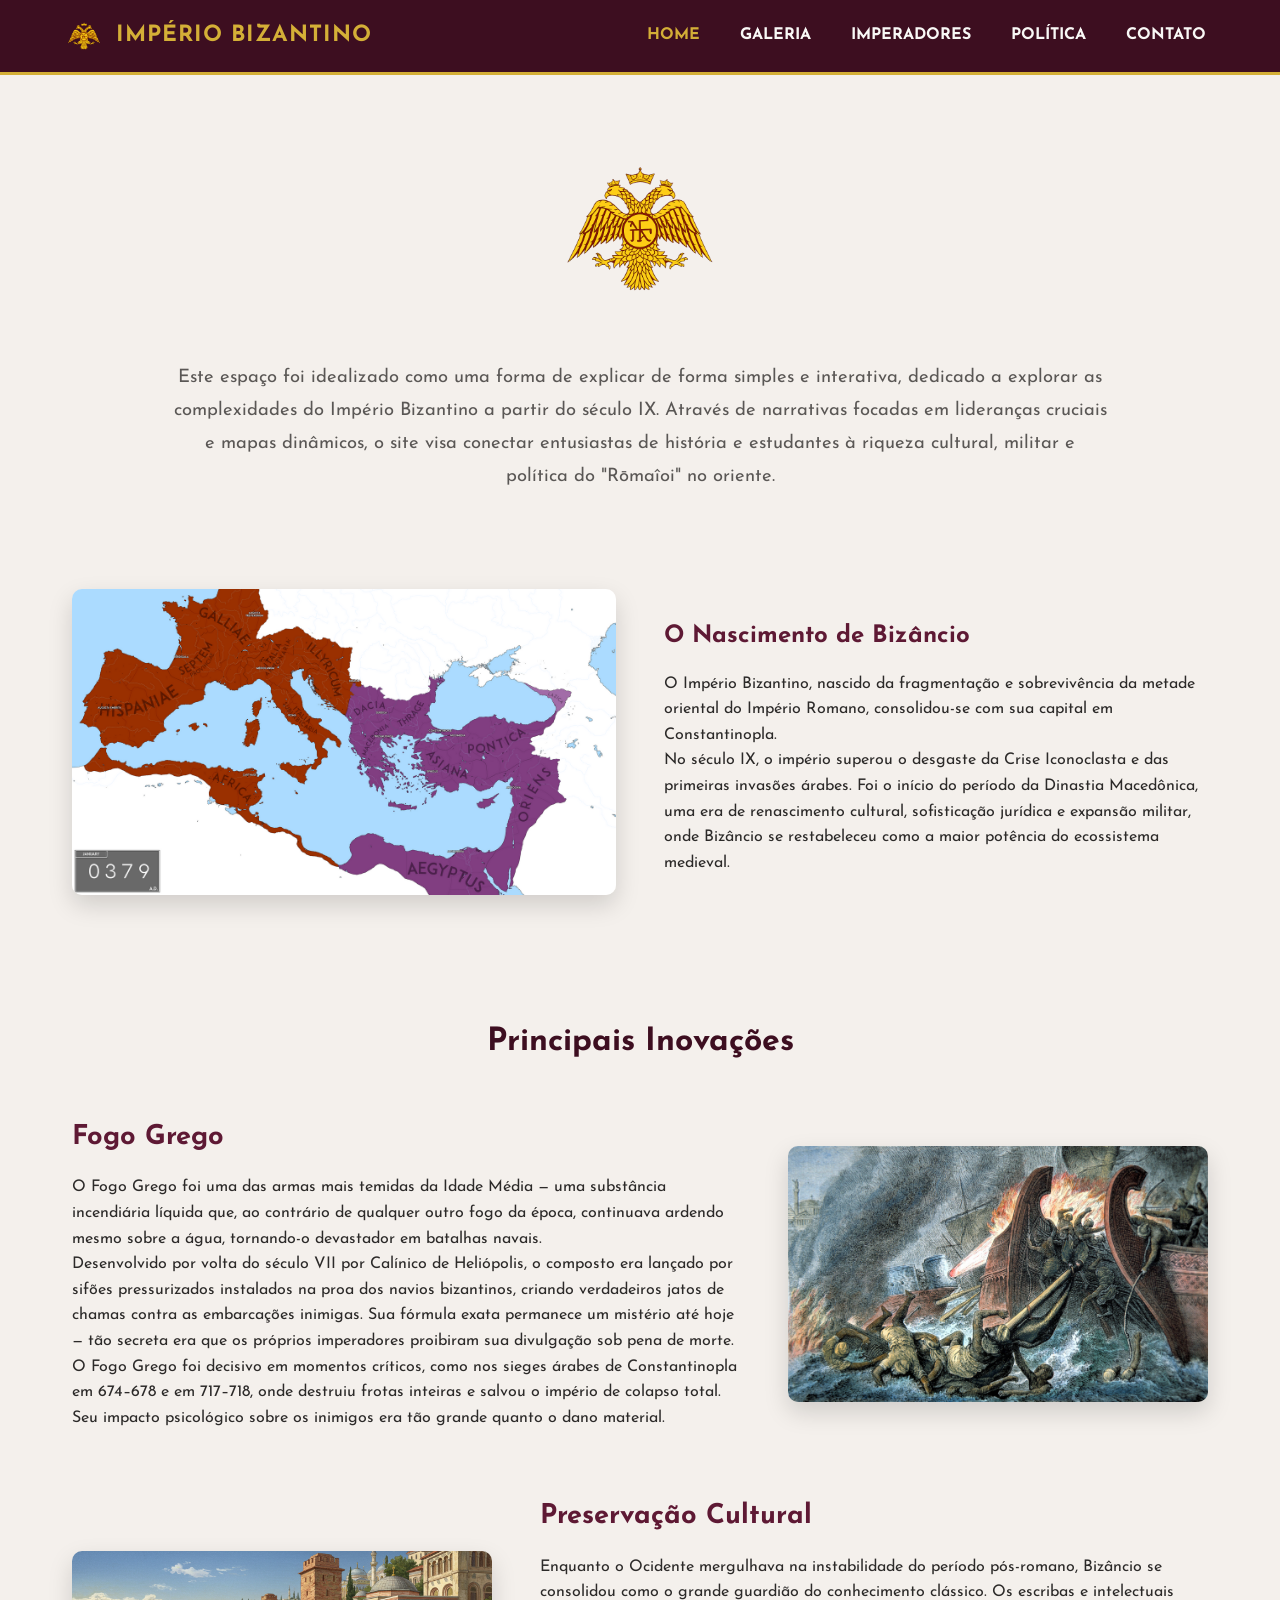
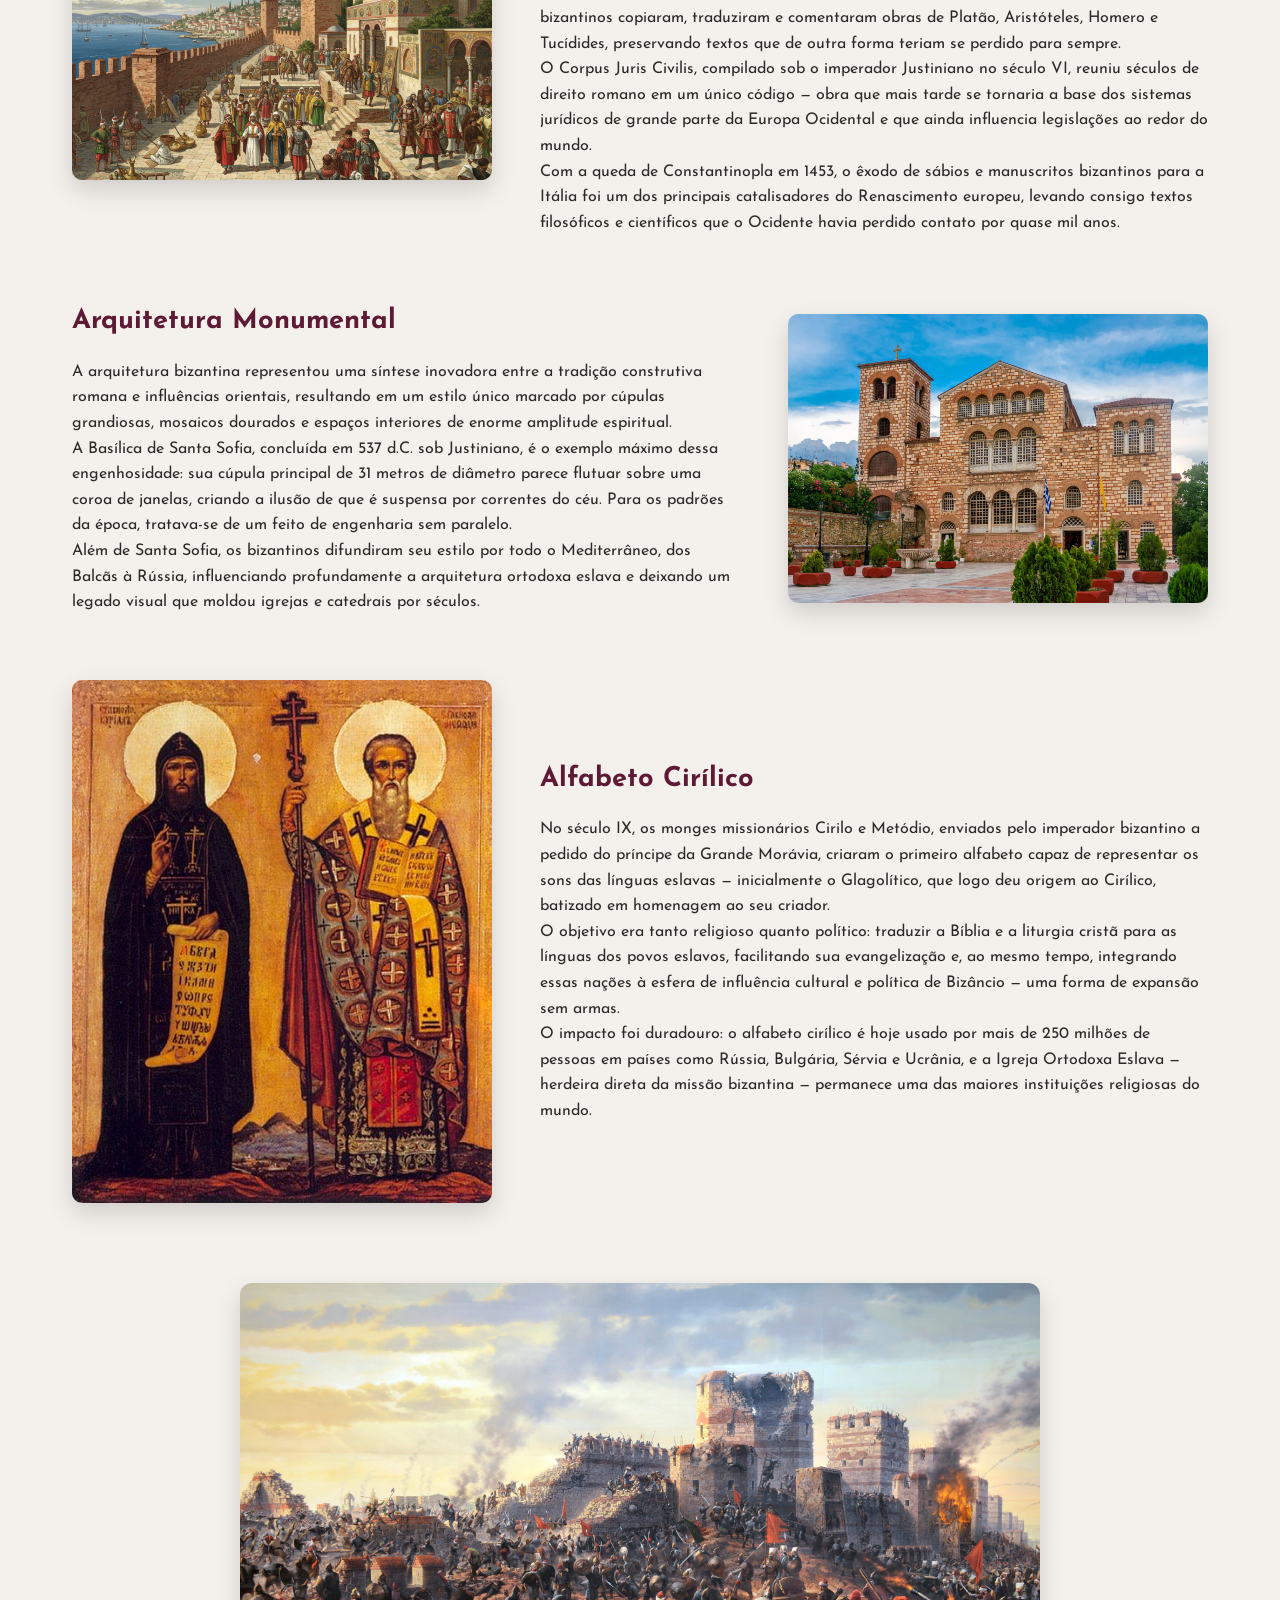
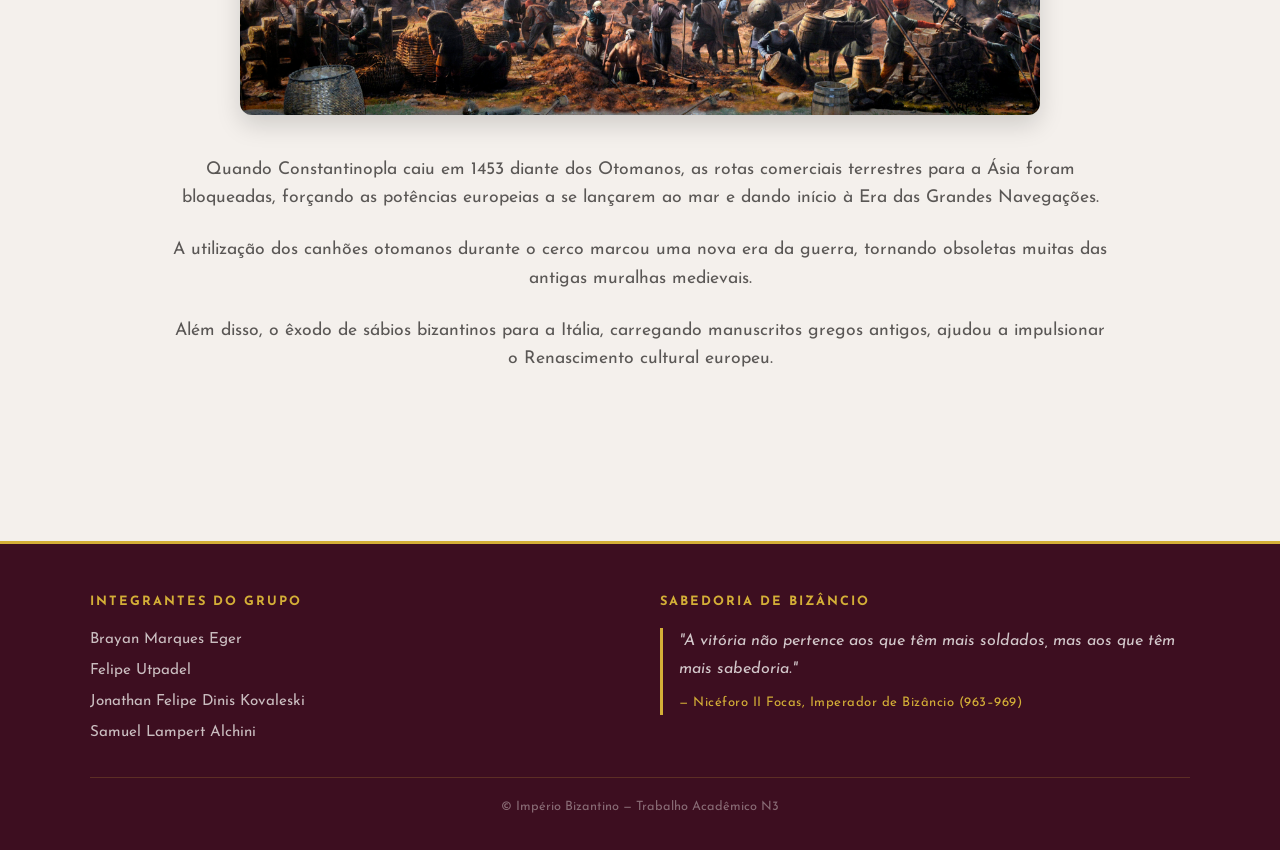
<file: index.html>
<!DOCTYPE html>
<html lang="pt-br">
<head>
    <meta charset="UTF-8">
    <meta name="description" content="Explore o Império Bizantino: suas inovações, cultura, política e legado histórico de mais de mil anos.">
    <meta name="viewport" content="width=device-width, initial-scale=1.0">
    <link rel="stylesheet" href="styles.css">
    <link rel="stylesheet" href="sobre.css">
    <link rel="preconnect" href="https://fonts.googleapis.com">
    <link rel="preconnect" href="https://fonts.gstatic.com" crossorigin>
    <link href="https://fonts.googleapis.com/css2?family=Josefin+Sans:wght@400;500;700&display=swap" rel="stylesheet">
    <title>Império Bizantino</title>
</head>
<body>
    <header>
        <a href="index.html" class="logo">
            <img src="img/ByzantineEagle.png" alt="Águia Bizantina"> 
            <h1>Império Bizantino</h1>
        </a>
        <nav>
            <a href="index.html" class="active">Home</a>
            <a href="galeria.html">Galeria</a>
            <a href="imperadores.html">Imperadores</a>
            <a href="politica.html">Política</a>
            <a href="contato.html">Contato</a>
        </nav>
        <button class="hamburger" id="hamburger" aria-label="Abrir menu" aria-expanded="false">
          <span></span><span></span><span></span>
        </button>
    </header>

   <main class="home-container">

    <section class="intro">
        <img src="img/ByzantineEagle.png" alt="Águia Bizantina">

        <p>
            Este espaço foi idealizado como uma forma de explicar de forma simples e interativa,
            dedicado a explorar as complexidades do Império Bizantino a partir do século IX.
            Através de narrativas focadas em lideranças cruciais e mapas dinâmicos, o site visa
            conectar entusiastas de história e estudantes à riqueza cultural, militar e política
            do "Rōmaîoi" no oriente.
        </p>
    </section>

    <section class="card-apresentacao">

        <div class="imagem">
            <img src="img/divisao.png" alt="Divisão do Império Romano">
        </div>

        <div class="texto">
            <h2>O Nascimento de Bizâncio</h2>

            <p>
                O Império Bizantino, nascido da fragmentação e sobrevivência da metade oriental
                do Império Romano, consolidou-se com sua capital em Constantinopla.
            </p>

            <p>
                No século IX, o império superou o desgaste da Crise Iconoclasta e das primeiras
                invasões árabes. Foi o início do período da Dinastia Macedônica, uma era de
                renascimento cultural, sofisticação jurídica e expansão militar, onde Bizâncio
                se restabeleceu como a maior potência do ecossistema medieval.
            </p>
        </div>

    </section>

    <section class="titulo-secao">
        <h2>Principais Inovações</h2>
    </section>

    <section class="inovacao">
        <div class="texto">
            <h3>Fogo Grego</h3>
            <p>
                O Fogo Grego foi uma das armas mais temidas da Idade Média — uma substância incendiária
                líquida que, ao contrário de qualquer outro fogo da época, continuava ardendo mesmo sobre
                a água, tornando-o devastador em batalhas navais.
            </p>
            <p>
                Desenvolvido por volta do século VII por Calínico de Heliópolis, o composto era lançado
                por sifões pressurizados instalados na proa dos navios bizantinos, criando verdadeiros
                jatos de chamas contra as embarcações inimigas. Sua fórmula exata permanece um mistério
                até hoje — tão secreta era que os próprios imperadores proibiram sua divulgação sob
                pena de morte.
            </p>
            <p>
                O Fogo Grego foi decisivo em momentos críticos, como nos sieges árabes de Constantinopla
                em 674–678 e em 717–718, onde destruiu frotas inteiras e salvou o império de colapso
                total. Seu impacto psicológico sobre os inimigos era tão grande quanto o dano material.
            </p>
        </div>

        <img src="img/greekfire.jpg" alt="Fogo Grego">
    </section>

    <section class="inovacao invertida">
        <img src="img/culture.png" alt="Preservação Cultural">

        <div class="texto">
            <h3>Preservação Cultural</h3>
            <p>
                Enquanto o Ocidente mergulhava na instabilidade do período pós-romano, Bizâncio se
                consolidou como o grande guardião do conhecimento clássico. Os escribas e intelectuais
                bizantinos copiaram, traduziram e comentaram obras de Platão, Aristóteles, Homero e
                Tucídides, preservando textos que de outra forma teriam se perdido para sempre.
            </p>
            <p>
                O Corpus Juris Civilis, compilado sob o imperador Justiniano no século VI, reuniu
                séculos de direito romano em um único código — obra que mais tarde se tornaria a base
                dos sistemas jurídicos de grande parte da Europa Ocidental e que ainda influencia
                legislações ao redor do mundo.
            </p>
            <p>
                Com a queda de Constantinopla em 1453, o êxodo de sábios e manuscritos bizantinos
                para a Itália foi um dos principais catalisadores do Renascimento europeu, levando
                consigo textos filosóficos e científicos que o Ocidente havia perdido contato por
                quase mil anos.
            </p>
        </div>
    </section>

    <section class="inovacao">
        <div class="texto">
            <h3>Arquitetura Monumental</h3>
            <p>
                A arquitetura bizantina representou uma síntese inovadora entre a tradição construtiva
                romana e influências orientais, resultando em um estilo único marcado por cúpulas
                grandiosas, mosaicos dourados e espaços interiores de enorme amplitude espiritual.
            </p>
            <p>
                A Basílica de Santa Sofia, concluída em 537 d.C. sob Justiniano, é o exemplo máximo
                dessa engenhosidade: sua cúpula principal de 31 metros de diâmetro parece flutuar
                sobre uma coroa de janelas, criando a ilusão de que é suspensa por correntes do céu.
                Para os padrões da época, tratava-se de um feito de engenharia sem paralelo.
            </p>
            <p>
                Além de Santa Sofia, os bizantinos difundiram seu estilo por todo o Mediterrâneo,
                dos Balcãs à Rússia, influenciando profundamente a arquitetura ortodoxa eslava e
                deixando um legado visual que moldou igrejas e catedrais por séculos.
            </p>
        </div>

        <img src="img/Arquitetura.webp" alt="Basílica de Santa Sofia">
    </section>

    <section class="inovacao invertida">
        <img src="img/cyrilico.jpg" alt="Alfabeto Cirílico">

        <div class="texto">
            <h3>Alfabeto Cirílico</h3>
            <p>
                No século IX, os monges missionários Cirilo e Metódio, enviados pelo imperador
                bizantino a pedido do príncipe da Grande Morávia, criaram o primeiro alfabeto
                capaz de representar os sons das línguas eslavas — inicialmente o Glagolítico,
                que logo deu origem ao Cirílico, batizado em homenagem ao seu criador.
            </p>
            <p>
                O objetivo era tanto religioso quanto político: traduzir a Bíblia e a liturgia
                cristã para as línguas dos povos eslavos, facilitando sua evangelização e,
                ao mesmo tempo, integrando essas nações à esfera de influência cultural e
                política de Bizâncio — uma forma de expansão sem armas.
            </p>
            <p>
                O impacto foi duradouro: o alfabeto cirílico é hoje usado por mais de 250 milhões
                de pessoas em países como Rússia, Bulgária, Sérvia e Ucrânia, e a Igreja Ortodoxa
                Eslava — herdeira direta da missão bizantina — permanece uma das maiores instituições
                religiosas do mundo.
            </p>
        </div>
    </section>

    <section class="queda">

        <img src="img/queda.jpg"
             alt="Queda de Constantinopla">

        <p>
            Quando Constantinopla caiu em 1453 diante dos Otomanos, as rotas comerciais
            terrestres para a Ásia foram bloqueadas, forçando as potências europeias a se
            lançarem ao mar e dando início à Era das Grandes Navegações.
        </p>

        <p>
            A utilização dos canhões otomanos durante o cerco marcou uma nova era da guerra,
            tornando obsoletas muitas das antigas muralhas medievais.
        </p>

        <p>
            Além disso, o êxodo de sábios bizantinos para a Itália, carregando manuscritos
            gregos antigos, ajudou a impulsionar o Renascimento cultural europeu.
        </p>

    </section>

</main>
  <footer>
    <div class="footer-inner">
      <div class="footer-section">
        <h3 class="footer-section__title">Integrantes do Grupo</h3>
        <ul class="footer-names">
          <li>Brayan Marques Eger</li>
          <li>Felipe Utpadel</li>
          <li>Jonathan Felipe Dinis Kovaleski</li>
          <li>Samuel Lampert Alchini</li>
        </ul>
      </div>
      <div class="footer-section">
        <h3 class="footer-section__title">Sabedoria de Bizâncio</h3>
        <blockquote class="footer-quote">
          "A vitória não pertence aos que têm mais soldados, mas aos que têm mais sabedoria."
          <cite>— Nicéforo II Focas, Imperador de Bizâncio (963–969)</cite>
        </blockquote>
      </div>
    </div>
    <p class="footer-bottom">© Império Bizantino — Trabalho Acadêmico N3</p>
  </footer>
  <script>
    const hamburger = document.getElementById("hamburger");
    const nav = document.querySelector("header nav");
    hamburger.addEventListener("click", () => {
      const isOpen = nav.classList.toggle("open");
      hamburger.classList.toggle("open", isOpen);
      hamburger.setAttribute("aria-expanded", isOpen);
      document.body.classList.toggle("no-scroll", isOpen);
    });
    nav.querySelectorAll("a").forEach(link => {
      link.addEventListener("click", () => {
        nav.classList.remove("open");
        hamburger.classList.remove("open");
        hamburger.setAttribute("aria-expanded", "false");
        document.body.classList.remove("no-scroll");
      });
    });
  </script>
</body>
</html>
</file>
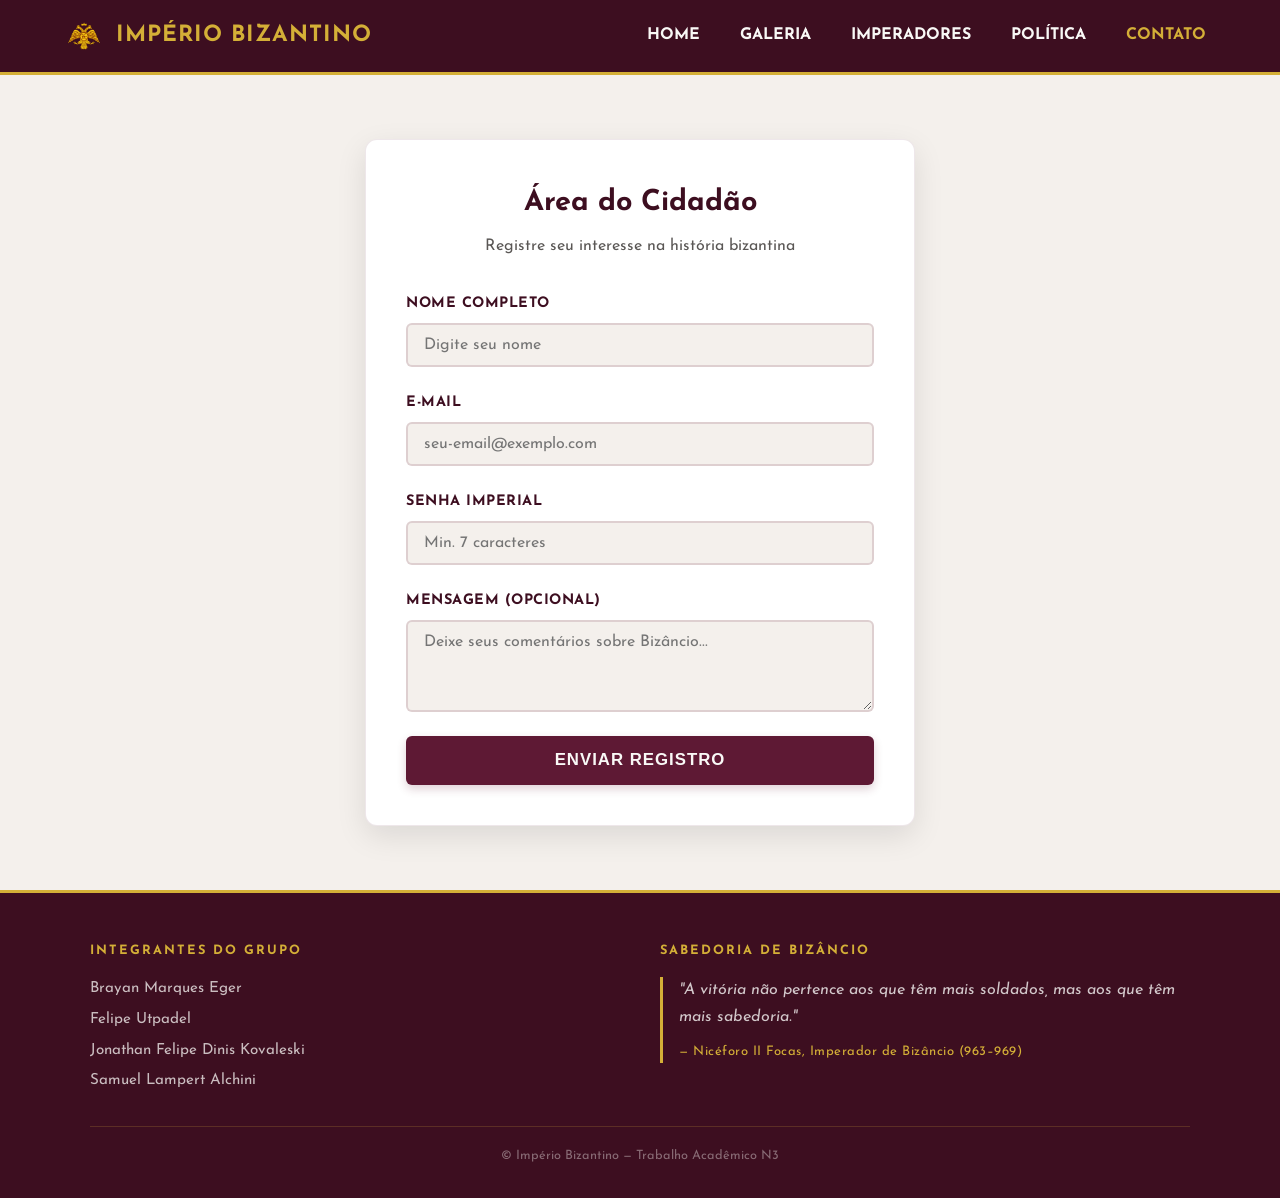
<file: contato.html>
<!DOCTYPE html>
<html lang="pt-br">
<head>
    <meta charset="UTF-8">
    <meta name="description" content="Registre seu interesse na história do Império Bizantino e envie uma mensagem.">
    <meta name="viewport" content="width=device-width, initial-scale=1.0">
    <link rel="stylesheet" href="styles.css">
    <link rel="preconnect" href="https://fonts.googleapis.com">
    <link rel="preconnect" href="https://fonts.gstatic.com" crossorigin>
    <link href="https://fonts.googleapis.com/css2?family=Josefin+Sans:wght@400;500;700&display=swap" rel="stylesheet">
    <title>Império Bizantino - Contato</title>
</head>
<body>
    <header>
        <a href="index.html" class="logo">
            <img src="img/ByzantineEagle.png" alt="Águia Bizantina"> 
            <h1>Império Bizantino</h1>
        </a>
        <nav>
            <a href="index.html">Home</a>
            <a href="galeria.html">Galeria</a>
            <a href="imperadores.html">Imperadores</a>
            <a href="politica.html">Política</a>
            <a href="contato.html" class="active">Contato</a>
        </nav>
        <button class="hamburger" id="hamburger" aria-label="Abrir menu" aria-expanded="false">
          <span></span><span></span><span></span>
        </button>
    </header>

    <main class="contato-container">
        <section class="contato-card">
            <h2 class="contato-card__title">Área do Cidadão</h2>
            <p class="contato-card__subtitle">Registre seu interesse na história bizantina</p>
            
            <form id="contactForm" novalidate>
                <div class="form-group">
                    <label for="name" class="form-label">Nome Completo</label>
                    <input type="text" id="name" class="form-input" placeholder="Digite seu nome" required>
                    <span id="nameError" class="form-error">O nome deve conter pelo menos 3 caracteres.</span>
                </div>
                
                <div class="form-group">
                    <label for="email" class="form-label">E-mail</label>
                    <input type="email" id="email" class="form-input" placeholder="seu-email@exemplo.com" required>
                    <span id="emailError" class="form-error">Digite um formato de e-mail válido.</span>
                </div>

                <div class="form-group">
                    <label for="password" class="form-label">Senha Imperial</label>
                    <input type="password" id="password" class="form-input" placeholder="Min. 7 caracteres" required>
                    <span id="passwordError" class="form-error">A senha deve ter mais de 6 caracteres.</span>
                </div>

                <div class="form-group">
                    <label for="message" class="form-label">Mensagem (Opcional)</label>
                    <textarea id="message" class="form-input" rows="4" placeholder="Deixe seus comentários sobre Bizâncio..."></textarea>
                </div>

                <button type="submit" class="btn-submit">Enviar Registro</button>
            </form>
        </section>
    </main>

    
    <div id="feedbackOverlay" class="feedback-overlay">
        <div class="feedback-card">
            <div class="feedback-icon">✓</div>
            <h3 class="feedback-title">Registro Concluído!</h3>
            <p class="feedback-message">Sua mensagem foi enviada e seu registro no Império de Bizâncio foi simulado com sucesso. Bem-vindo à corte imperial!</p>
            <button id="closeFeedback" class="btn btn--primary">Continuar Navegando</button>
        </div>
    </div>

    <script>
        document.getElementById('contactForm').addEventListener('submit', function(event) {
            event.preventDefault();
            
            
            const nameInput = document.getElementById('name');
            const emailInput = document.getElementById('email');
            const passwordInput = document.getElementById('password');
            
            const nameError = document.getElementById('nameError');
            const emailError = document.getElementById('emailError');
            const passwordError = document.getElementById('passwordError');
            
            let isValid = true;
            
            
            nameError.classList.remove('active');
            emailError.classList.remove('active');
            passwordError.classList.remove('active');
            
            
            if (nameInput.value.trim().length < 3) {
                nameError.classList.add('active');
                isValid = false;
            }
            
            
            const emailRegex = /^[^\s@]+@[^\s@]+\.[^\s@]+$/;
            if (!emailRegex.test(emailInput.value.trim())) {
                emailError.classList.add('active');
                isValid = false;
            }
            
            
            if (passwordInput.value.length <= 6) {
                passwordError.classList.add('active');
                isValid = false;
            }
            
            if (isValid) {
                
                const overlay = document.getElementById('feedbackOverlay');
                overlay.style.display = 'flex';
                
                overlay.offsetHeight;
                overlay.classList.add('active');
                
                
                document.getElementById('contactForm').reset();
            }
        });

        
        document.getElementById('closeFeedback').addEventListener('click', function() {
            const overlay = document.getElementById('feedbackOverlay');
            overlay.classList.remove('active');
            setTimeout(() => {
                overlay.style.display = 'none';
            }, 400); 
        });
    </script>
  <footer>
    <div class="footer-inner">
      <div class="footer-section">
        <h3 class="footer-section__title">Integrantes do Grupo</h3>
        <ul class="footer-names">
          <li>Brayan Marques Eger</li>
          <li>Felipe Utpadel</li>
          <li>Jonathan Felipe Dinis Kovaleski</li>
          <li>Samuel Lampert Alchini</li>
        </ul>
      </div>
      <div class="footer-section">
        <h3 class="footer-section__title">Sabedoria de Bizâncio</h3>
        <blockquote class="footer-quote">
          "A vitória não pertence aos que têm mais soldados, mas aos que têm mais sabedoria."
          <cite>— Nicéforo II Focas, Imperador de Bizâncio (963–969)</cite>
        </blockquote>
      </div>
    </div>
    <p class="footer-bottom">© Império Bizantino — Trabalho Acadêmico N3</p>
  </footer>
  <script>
    const hamburger = document.getElementById("hamburger");
    const nav = document.querySelector("header nav");
    hamburger.addEventListener("click", () => {
      const isOpen = nav.classList.toggle("open");
      hamburger.classList.toggle("open", isOpen);
      hamburger.setAttribute("aria-expanded", isOpen);
      document.body.classList.toggle("no-scroll", isOpen);
    });
    nav.querySelectorAll("a").forEach(link => {
      link.addEventListener("click", () => {
        nav.classList.remove("open");
        hamburger.classList.remove("open");
        hamburger.setAttribute("aria-expanded", "false");
        document.body.classList.remove("no-scroll");
      });
    });
  </script>
</body>
</html>
</file>
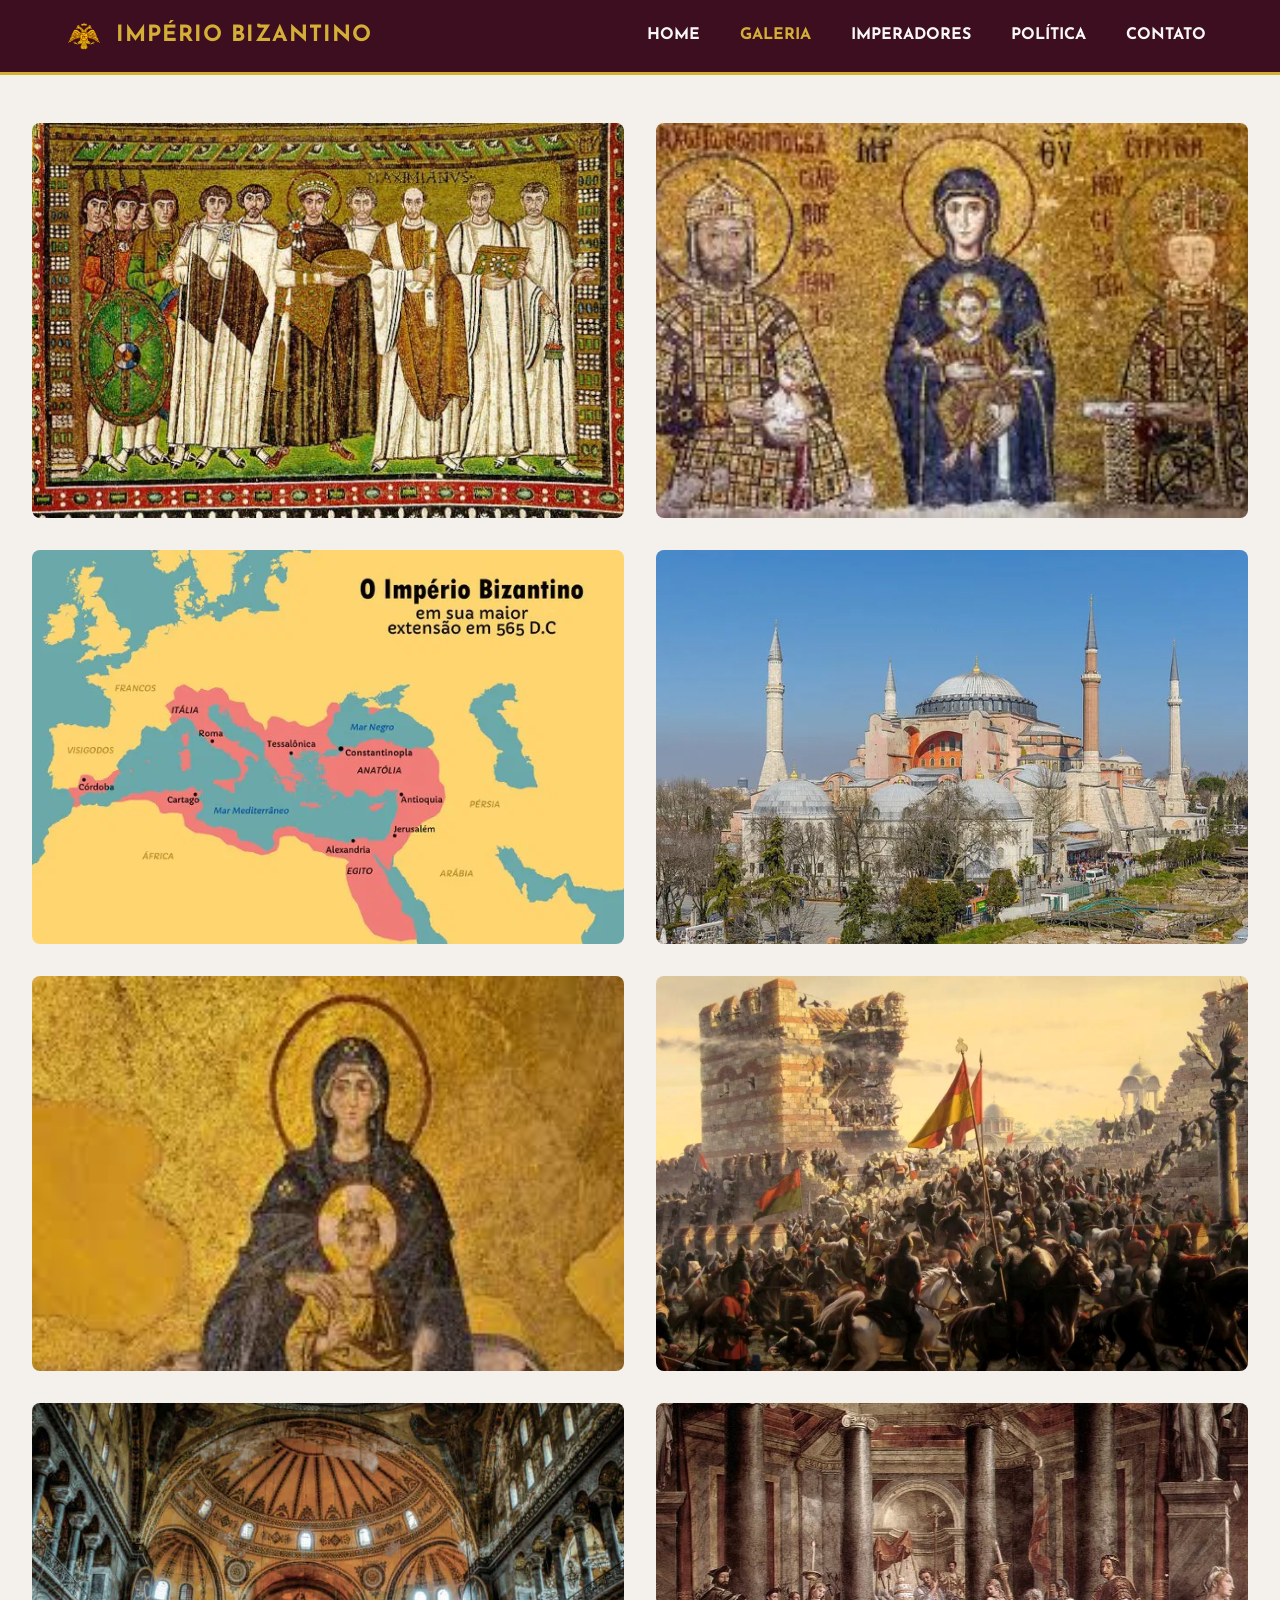
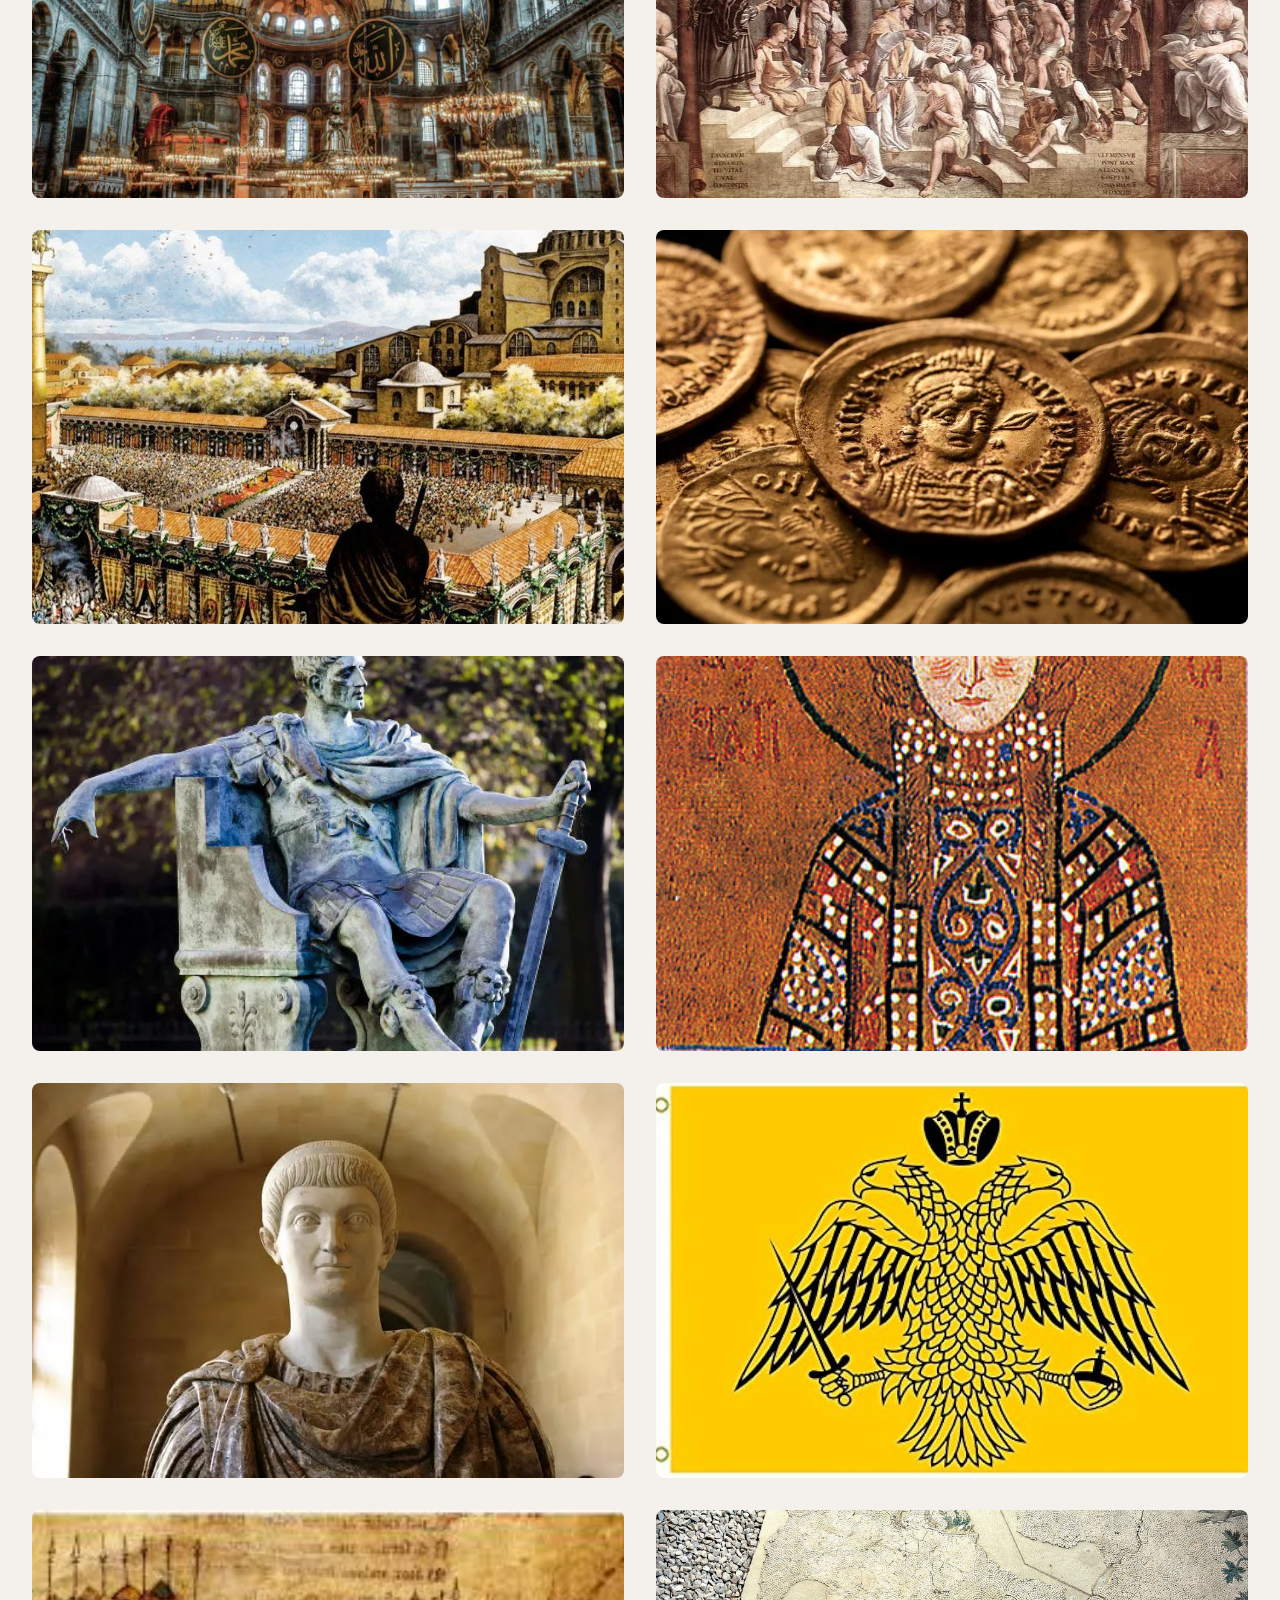
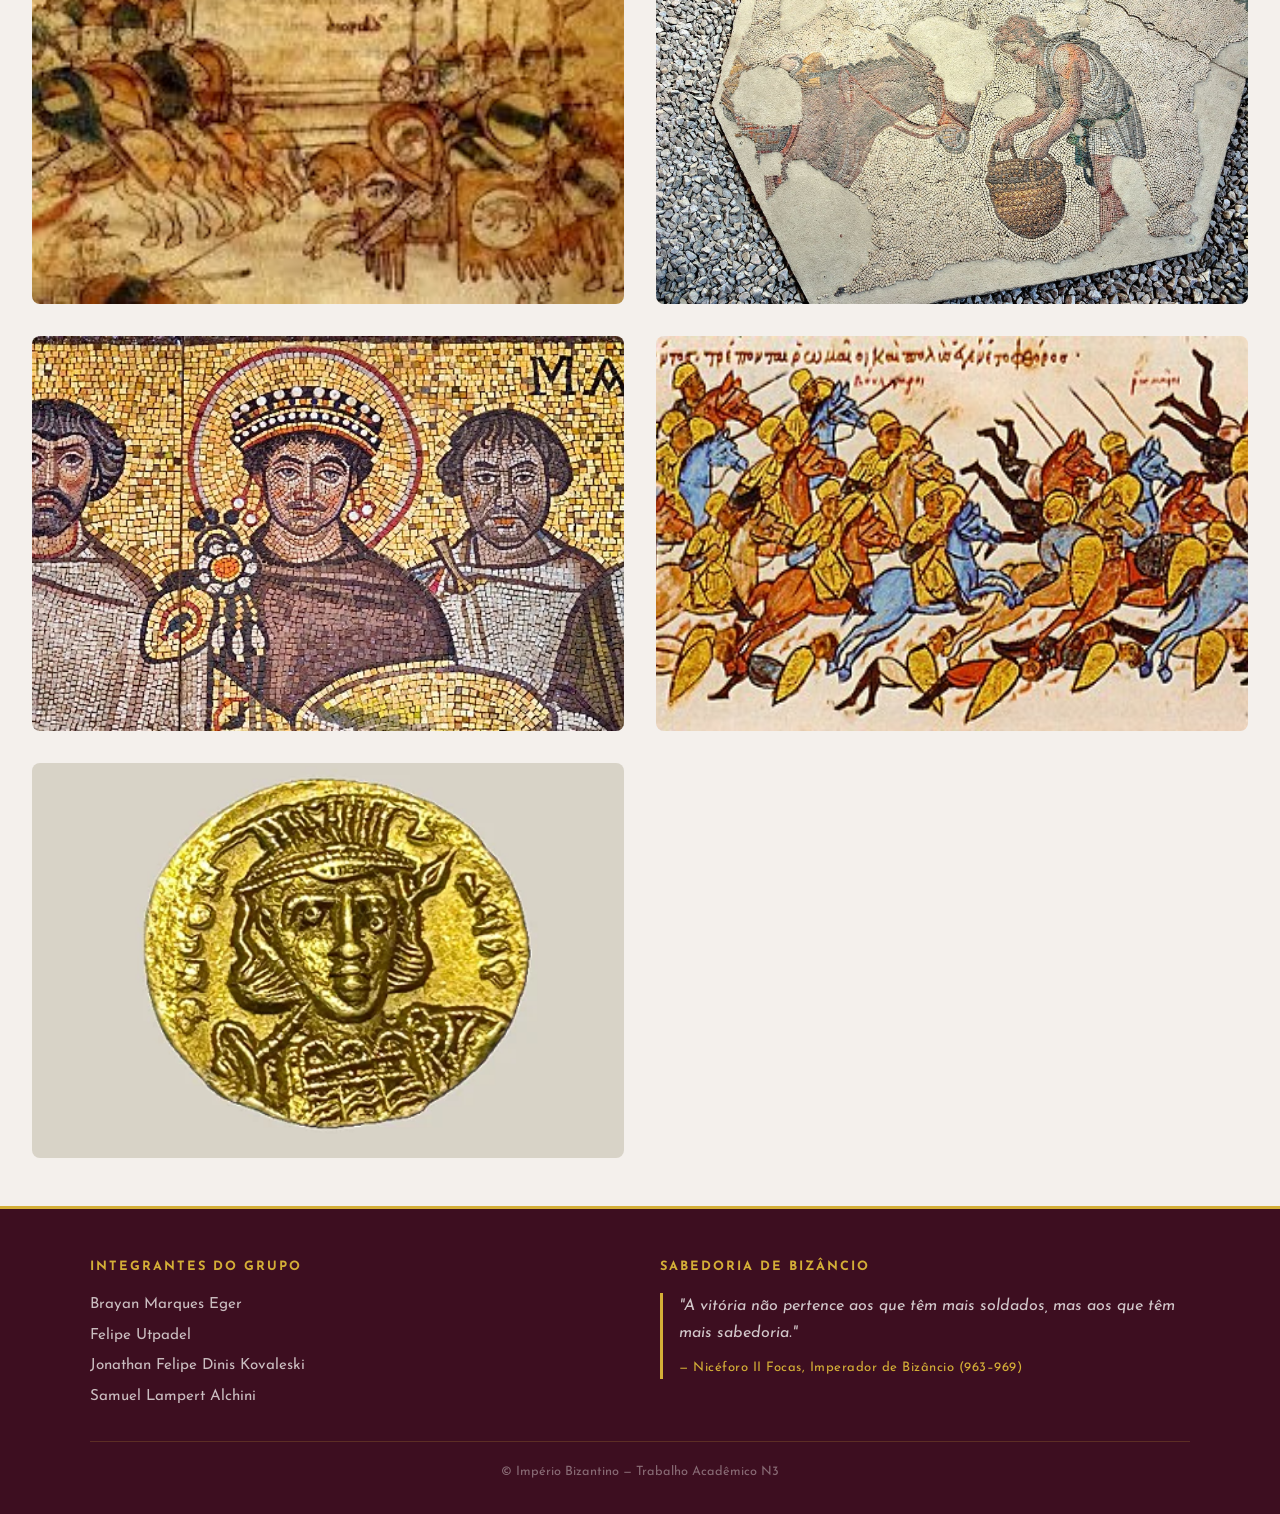
<file: galeria.html>
<!DOCTYPE html>
<html lang="pt-br">
<head>
    <meta charset="UTF-8">
    <meta name="description" content="Galeria de imagens do Império Bizantino: mosaicos, ícones, manuscritos e arquitetura imperial.">
    <meta name="viewport" content="width=device-width, initial-scale=1.0">
    <link rel="stylesheet" href="galeria.css">
    <link rel="stylesheet" href="styles.css">
    <link rel="preconnect" href="https://fonts.googleapis.com">
    <link rel="preconnect" href="https://fonts.gstatic.com" crossorigin>
    <link href="https://fonts.googleapis.com/css2?family=Josefin+Sans:wght@400;500;700&display=swap" rel="stylesheet">
    <title>Império Bizantino - Galeria</title>

<style>
.galeria-figure {
  position: relative;
  overflow: hidden;
  border-radius: 8px;
  cursor: pointer;
}

.galeria-figure .galeria-item {
  border-radius: 0;
  box-shadow: none;
  border: none;
  display: block;
  width: 100%;
}

.galeria-figure:hover .galeria-item {
  transform: scale(1.05);
  transition: transform 0.5s cubic-bezier(0.165, 0.84, 0.44, 1);
}

.galeria-caption {
  position: absolute;
  bottom: 0;
  left: 0;
  width: 100%;
  background: linear-gradient(transparent, rgba(26, 24, 28, 0.88));
  color: #F9F8F6;
  font-size: 0.82rem;
  padding: 1.8rem 1rem 0.75rem;
  opacity: 0;
  transform: translateY(6px);
  transition: opacity 0.35s ease, transform 0.35s ease;
  font-family: 'Josefin Sans', sans-serif;
}

.galeria-figure:hover .galeria-caption {
  opacity: 1;
  transform: translateY(0);
}
</style>
</head>
<body>
    <header>
        <a href="index.html" class="logo">
            <img src="img/ByzantineEagle.png" alt="Águia Bizantina"> 
            <h1>Império Bizantino</h1>
        </a>
        <nav>
            <a href="index.html">Home</a>
            <a href="galeria.html" class="active">Galeria</a>
            <a href="imperadores.html">Imperadores</a>
            <a href="politica.html">Política</a>
            <a href="contato.html">Contato</a>
        </nav>
        <button class="hamburger" id="hamburger" aria-label="Abrir menu" aria-expanded="false">
          <span></span><span></span><span></span>
        </button>
    </header>

    <main>
                <section class="galeria">
          <figure class="galeria-figure">
            <img src="img/b1.webp" class="galeria-item" alt="Mosaico da Basílica de San Vitale, Ravenna — séc. VI">
            <figcaption class="galeria-caption">Mosaico do Imperador Justiniano I e sua corte — Basílica de San Vitale, séc. VI</figcaption>
          </figure>
          <figure class="galeria-figure">
            <img src="img/b2.jpg" class="galeria-item" alt="Mapa do Império Bizantino em sua maior extensão — 565 d.C.">
            <figcaption class="galeria-caption">Mosaico da Virgem Maria com o Menino Jesus e imperadores — Hagia Sophia, séc. X</figcaption>
          </figure>
          <figure class="galeria-figure">
            <img src="img/b3.webp" class="galeria-item" alt="Iconografia clássica de santos — tradição ortodoxa">
            <figcaption class="galeria-caption">Mapa do Império Bizantino em sua maior extensão — 565 d.C.</figcaption>
          </figure>
          <figure class="galeria-figure">
            <img src="img/b4.webp" class="galeria-item" alt="Cristo Pantocrator em mosaico dourado — séc. XI">
            <figcaption class="galeria-caption">Basílica de Santa Sofia (Hagia Sophia) — Constantinopla, 537 d.C.</figcaption>
          </figure>
          <figure class="galeria-figure">
            <img src="img/b5.jpg" class="galeria-item" alt="Interior de basílica: cúpulas e afrescos imperiais">
            <figcaption class="galeria-caption">Mosaico da Virgem Theotokos (Mãe de Deus) — arte sacra bizantina, séc. XII</figcaption>
          </figure>
          <figure class="galeria-figure">
            <img src="img/b6.jpg" class="galeria-item" alt="Manuscrito iluminado com escrita grega — séc. IX">
            <figcaption class="galeria-caption">Pintura retratando a Queda de Constantinopla — 29 de maio de 1453</figcaption>
          </figure>
          <figure class="galeria-figure">
            <img src="img/b7.webp" class="galeria-item" alt="Coroa imperial com ouro e pedras preciosas — séc. X">
            <figcaption class="galeria-caption">Interior monumental da Basílica de Santa Sofia — cúpula e arcadas douradas</figcaption>
          </figure>
          <figure class="galeria-figure">
            <img src="img/b8.jpg" class="galeria-item" alt="Imperador em trajes roxos e dourados — séc. XI">
            <figcaption class="galeria-caption">Afresco do Batismo de Constantino — Stanze di Raffaello, Vaticano, séc. XVI</figcaption>
          </figure>
          <figure class="galeria-figure">
            <img src="img/b9.jpg" class="galeria-item" alt="Basílica de Santa Sofia (Hagia Sophia) — 537 d.C.">
            <figcaption class="galeria-caption">Reconstituição artística de Constantinopla e o Hipódromo Imperial</figcaption>
          </figure>
          <figure class="galeria-figure">
            <img src="img/b10.webp" class="galeria-item" alt="Ícone pintado sobre madeira com halo de ouro — séc. XII">
            <figcaption class="galeria-caption">Solidus: moedas de ouro bizantinas com efígies imperiais — séc. V–VI</figcaption>
          </figure>
          <figure class="galeria-figure">
            <img src="img/b11.webp" class="galeria-item" alt="Mosaico da Imperatriz Teodora e sua corte — séc. VI">
            <figcaption class="galeria-caption">Estátua de Constantino I, o Grande — fundador de Constantinopla</figcaption>
          </figure>
          <figure class="galeria-figure">
            <img src="img/b12.jpg" class="galeria-item" alt="Capitel de coluna com entalhes geométricos">
            <figcaption class="galeria-caption">Ícone imperial em mosaico dourado — imperador com coroa e vestes cerimoniais</figcaption>
          </figure>
          <figure class="galeria-figure">
            <img src="img/b13.webp" class="galeria-item" alt="Coroação imperial por figura celestial — séc. X">
            <figcaption class="galeria-caption">Busto de Constantino I no Museu do Louvre — séc. IV d.C.</figcaption>
          </figure>
          <figure class="galeria-figure">
            <img src="img/b14.jpg" class="galeria-item" alt="Solidus: moeda de ouro bizantina com símbolo imperial">
            <figcaption class="galeria-caption">Bandeira do Império Bizantino — Águia Bicéfala, símbolo imperial</figcaption>
          </figure>
          <figure class="galeria-figure">
            <img src="img/b15.jpg" class="galeria-item" alt="Cruz processional em ouro com incrustações de joias">
            <figcaption class="galeria-caption">Manuscrito iluminado: batalha de cavalaria do Exército Bizantino — séc. X</figcaption>
          </figure>
          <figure class="galeria-figure">
            <img src="img/b16.jpeg" class="galeria-item" alt="Virgem Maria e o Menino Jesus em mosaico — séc. XII">
            <figcaption class="galeria-caption">Mosaico de cena cotidiana — homem com jumento, Villa Romana del Casale, séc. IV</figcaption>
          </figure>
          <figure class="galeria-figure">
            <img src="img/b17.jpeg" class="galeria-item" alt="Pintura mural religiosa desgastada — basílica antiga">
            <figcaption class="galeria-caption">Detalhe do mosaico de Justiniano I — Basílica de San Vitale, Ravenna, séc. VI</figcaption>
          </figure>
          <figure class="galeria-figure">
            <img src="img/b18.jpg" class="galeria-item" alt="Manuscrito ilustrado com cenas de batalha — séc. XI">
            <figcaption class="galeria-caption">Miniatura de batalha de cavalaria do Skylitzes de Madrid — séc. XII</figcaption>
          </figure>
          <figure class="galeria-figure">
            <img src="img/b19.webp" class="galeria-item" alt="Anunciação em mosaico com detalhes dourados — séc. XII">
            <figcaption class="galeria-caption">Solidus de ouro com efígie imperial — moeda oficial do Império Bizantino</figcaption>
          </figure>
        </section>
    </main>
  <footer>
    <div class="footer-inner">
      <div class="footer-section">
        <h3 class="footer-section__title">Integrantes do Grupo</h3>
        <ul class="footer-names">
          <li>Brayan Marques Eger</li>
          <li>Felipe Utpadel</li>
          <li>Jonathan Felipe Dinis Kovaleski</li>
          <li>Samuel Lampert Alchini</li>
        </ul>
      </div>
      <div class="footer-section">
        <h3 class="footer-section__title">Sabedoria de Bizâncio</h3>
        <blockquote class="footer-quote">
          "A vitória não pertence aos que têm mais soldados, mas aos que têm mais sabedoria."
          <cite>— Nicéforo II Focas, Imperador de Bizâncio (963–969)</cite>
        </blockquote>
      </div>
    </div>
    <p class="footer-bottom">© Império Bizantino — Trabalho Acadêmico N3</p>
  </footer>
  <script>
    const hamburger = document.getElementById("hamburger");
    const nav = document.querySelector("header nav");
    hamburger.addEventListener("click", () => {
      const isOpen = nav.classList.toggle("open");
      hamburger.classList.toggle("open", isOpen);
      hamburger.setAttribute("aria-expanded", isOpen);
      document.body.classList.toggle("no-scroll", isOpen);
    });
    nav.querySelectorAll("a").forEach(link => {
      link.addEventListener("click", () => {
        nav.classList.remove("open");
        hamburger.classList.remove("open");
        hamburger.setAttribute("aria-expanded", "false");
        document.body.classList.remove("no-scroll");
      });
    });
  </script>
</body>
</html>
</file>
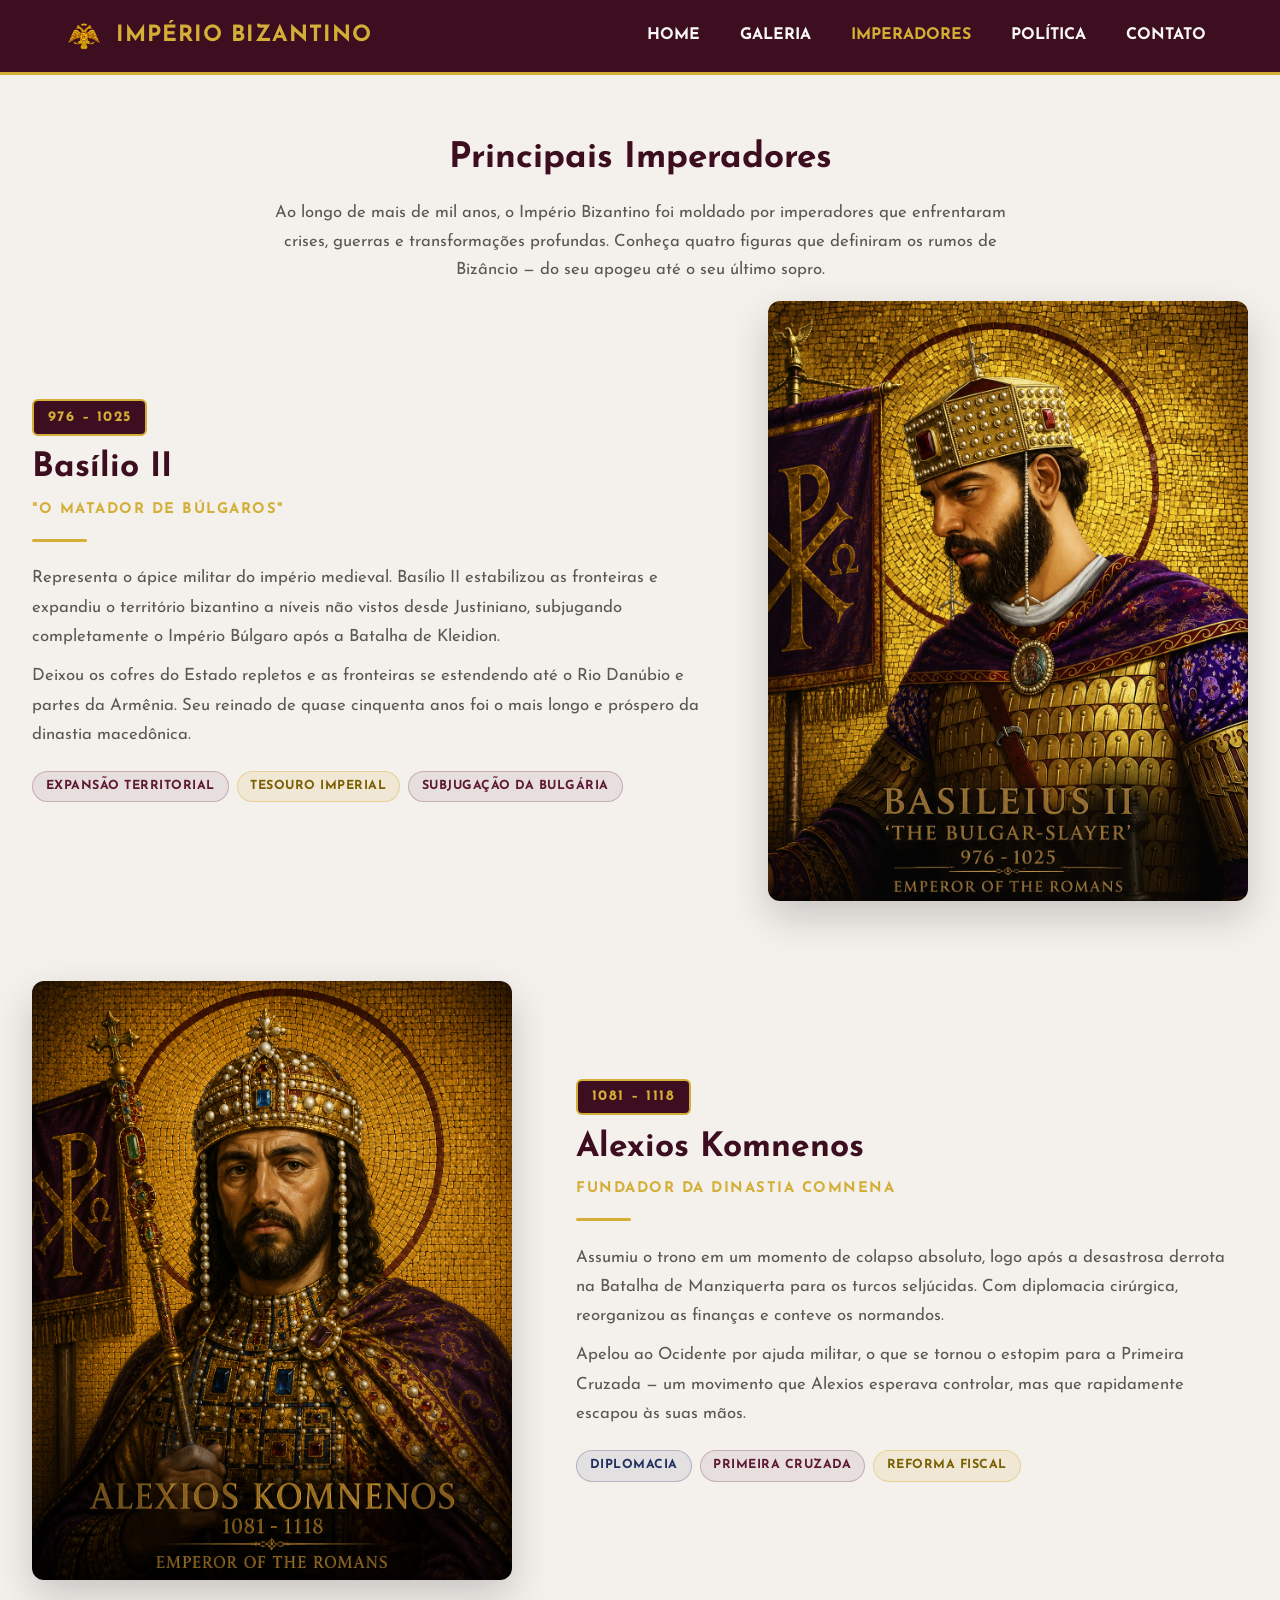
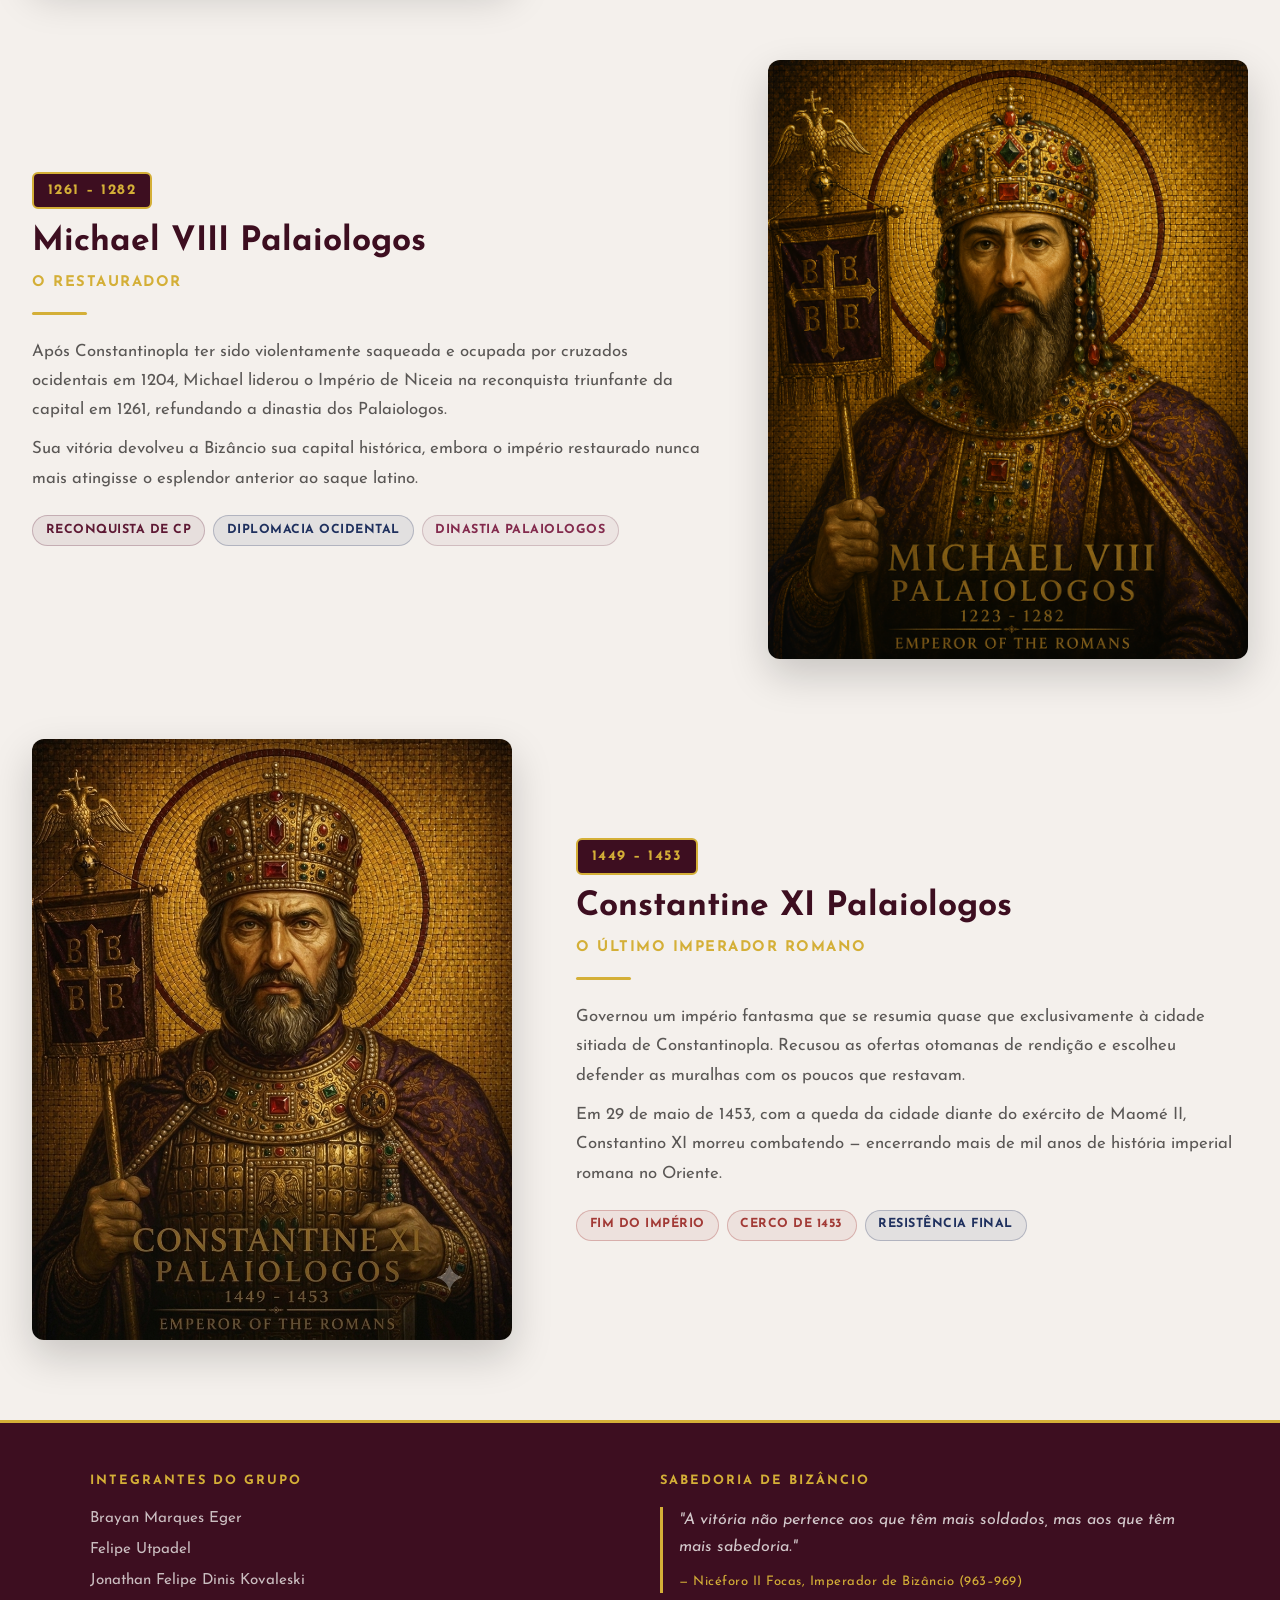
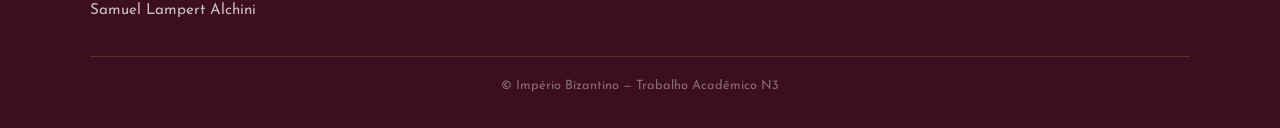
<file: imperadores.html>
<!DOCTYPE html>
<html lang="pt-br">
<head>
    <meta charset="UTF-8">
    <meta name="description" content="Conheça os principais imperadores do Império Bizantino: do apogeu de Basílio II à última resistência de Constantino XI.">
    <meta name="viewport" content="width=device-width, initial-scale=1.0">
    <link rel="stylesheet" href="styles.css">
    <link rel="stylesheet" href="imperadores.css">
    <link rel="preconnect" href="https://fonts.googleapis.com">
    <link rel="preconnect" href="https://fonts.gstatic.com" crossorigin>
    <link href="https://fonts.googleapis.com/css2?family=Josefin+Sans:wght@400;500;700&display=swap" rel="stylesheet">
    <title>Império Bizantino - Imperadores</title>
</head>
<body>
    <header>
        <a href="index.html" class="logo">
            <img src="img/ByzantineEagle.png" alt="Águia Bizantina">
            <h1>Império Bizantino</h1>
        </a>
        <nav>
            <a href="index.html">Home</a>
            <a href="galeria.html">Galeria</a>
            <a href="imperadores.html" class="active">Imperadores</a>
            <a href="politica.html">Política</a>
            <a href="contato.html">Contato</a>
        </nav>
        <button class="hamburger" id="hamburger" aria-label="Abrir menu" aria-expanded="false">
          <span></span><span></span><span></span>
        </button>
    </header>

    <main>

        <section class="imperadores-intro">
            <h2 class="imperadores-intro__title">Principais Imperadores</h2>
            <p class="imperadores-intro__desc">
                Ao longo de mais de mil anos, o Império Bizantino foi moldado por imperadores que
                enfrentaram crises, guerras e transformações profundas. Conheça quatro figuras que
                definiram os rumos de Bizâncio — do seu apogeu até o seu último sopro.
            </p>
        </section>

        <!-- 1. texto esquerda / imagem direita -->
        <section class="imperador-secao">
            <div class="imperador-texto">
                <span class="imperador-periodo">976 – 1025</span>
                <h3 class="imperador-nome">Basílio II</h3>
                <span class="imperador-epiteto">"O Matador de Búlgaros"</span>
                <div class="imperador-divider"></div>
                <p>
                    Representa o ápice militar do império medieval. Basílio II estabilizou as fronteiras
                    e expandiu o território bizantino a níveis não vistos desde Justiniano, subjugando
                    completamente o Império Búlgaro após a Batalha de Kleidion.
                </p>
                <p>
                    Deixou os cofres do Estado repletos e as fronteiras se estendendo até o Rio Danúbio
                    e partes da Armênia. Seu reinado de quase cinquenta anos foi o mais longo e próspero
                    da dinastia macedônica.
                </p>
                <div class="imperador-tags">
                    <span class="tag tag--militar">Expansão Territorial</span>
                    <span class="tag tag--economico">Tesouro Imperial</span>
                    <span class="tag tag--militar">Subjugação da Bulgária</span>
                </div>
            </div>
            <div class="imperador-imagem">
                <img src="img/basilio II.png" alt="Basílio II, o Matador de Búlgaros">
            </div>
        </section>

        <!-- 2. imagem esquerda / texto direita -->
        <section class="imperador-secao imperador-secao--invertida">
            <div class="imperador-imagem">
                <img src="img/alexios.png" alt="Alexios I Komnenos">
            </div>
            <div class="imperador-texto">
                <span class="imperador-periodo">1081 – 1118</span>
                <h3 class="imperador-nome">Alexios Komnenos</h3>
                <span class="imperador-epiteto">Fundador da Dinastia Comnena</span>
                <div class="imperador-divider"></div>
                <p>
                    Assumiu o trono em um momento de colapso absoluto, logo após a desastrosa derrota
                    na Batalha de Manziquerta para os turcos seljúcidas. Com diplomacia cirúrgica,
                    reorganizou as finanças e conteve os normandos.
                </p>
                <p>
                    Apelou ao Ocidente por ajuda militar, o que se tornou o estopim para a Primeira
                    Cruzada — um movimento que Alexios esperava controlar, mas que rapidamente
                    escapou às suas mãos.
                </p>
                <div class="imperador-tags">
                    <span class="tag tag--diplomatico">Diplomacia</span>
                    <span class="tag tag--militar">Primeira Cruzada</span>
                    <span class="tag tag--economico">Reforma Fiscal</span>
                </div>
            </div>
        </section>

        <!-- 3. texto esquerda / imagem direita -->
        <section class="imperador-secao">
            <div class="imperador-texto">
                <span class="imperador-periodo">1261 – 1282</span>
                <h3 class="imperador-nome">Michael VIII Palaiologos</h3>
                <span class="imperador-epiteto">O Restaurador</span>
                <div class="imperador-divider"></div>
                <p>
                    Após Constantinopla ter sido violentamente saqueada e ocupada por cruzados ocidentais
                    em 1204, Michael liderou o Império de Niceia na reconquista triunfante da capital
                    em 1261, refundando a dinastia dos Palaiologos.
                </p>
                <p>
                    Sua vitória devolveu a Bizâncio sua capital histórica, embora o império restaurado
                    nunca mais atingisse o esplendor anterior ao saque latino.
                </p>
                <div class="imperador-tags">
                    <span class="tag tag--militar">Reconquista de CP</span>
                    <span class="tag tag--diplomatico">Diplomacia Ocidental</span>
                    <span class="tag tag--dinastia">Dinastia Palaiologos</span>
                </div>
            </div>
            <div class="imperador-imagem">
                <img src="img/michael.png" alt="Michael VIII Palaiologos">
            </div>
        </section>

        <!-- 4. imagem esquerda / texto direita -->
        <section class="imperador-secao imperador-secao--invertida">
            <div class="imperador-imagem">
                <img src="img/constatine XI.png" alt="Constantino XI Palaiologos">
            </div>
            <div class="imperador-texto">
                <span class="imperador-periodo">1449 – 1453</span>
                <h3 class="imperador-nome">Constantine XI Palaiologos</h3>
                <span class="imperador-epiteto">O Último Imperador Romano</span>
                <div class="imperador-divider"></div>
                <p>
                    Governou um império fantasma que se resumia quase que exclusivamente à cidade
                    sitiada de Constantinopla. Recusou as ofertas otomanas de rendição e escolheu
                    defender as muralhas com os poucos que restavam.
                </p>
                <p>
                    Em 29 de maio de 1453, com a queda da cidade diante do exército de Maomé II,
                    Constantino XI morreu combatendo — encerrando mais de mil anos de história
                    imperial romana no Oriente.
                </p>
                <div class="imperador-tags">
                    <span class="tag tag--queda">Fim do Império</span>
                    <span class="tag tag--queda">Cerco de 1453</span>
                    <span class="tag tag--diplomatico">Resistência Final</span>
                </div>
            </div>
        </section>

    </main>

    <footer>
        <div class="footer-inner">
          <div class="footer-section">
            <h3 class="footer-section__title">Integrantes do Grupo</h3>
            <ul class="footer-names">
              <li>Brayan Marques Eger</li>
              <li>Felipe Utpadel</li>
              <li>Jonathan Felipe Dinis Kovaleski</li>
              <li>Samuel Lampert Alchini</li>
            </ul>
          </div>
          <div class="footer-section">
            <h3 class="footer-section__title">Sabedoria de Bizâncio</h3>
            <blockquote class="footer-quote">
              "A vitória não pertence aos que têm mais soldados, mas aos que têm mais sabedoria."
              <cite>— Nicéforo II Focas, Imperador de Bizâncio (963–969)</cite>
            </blockquote>
          </div>
        </div>
        <p class="footer-bottom">© Império Bizantino — Trabalho Acadêmico N3</p>
    </footer>

    <script>
        const hamburger = document.getElementById("hamburger");
        const nav = document.querySelector("header nav");
        hamburger.addEventListener("click", () => {
          const isOpen = nav.classList.toggle("open");
          hamburger.classList.toggle("open", isOpen);
          hamburger.setAttribute("aria-expanded", isOpen);
          document.body.classList.toggle("no-scroll", isOpen);
        });
        nav.querySelectorAll("a").forEach(link => {
          link.addEventListener("click", () => {
            nav.classList.remove("open");
            hamburger.classList.remove("open");
            hamburger.setAttribute("aria-expanded", "false");
            document.body.classList.remove("no-scroll");
          });
        });
    </script>
</body>
</html>
</file>
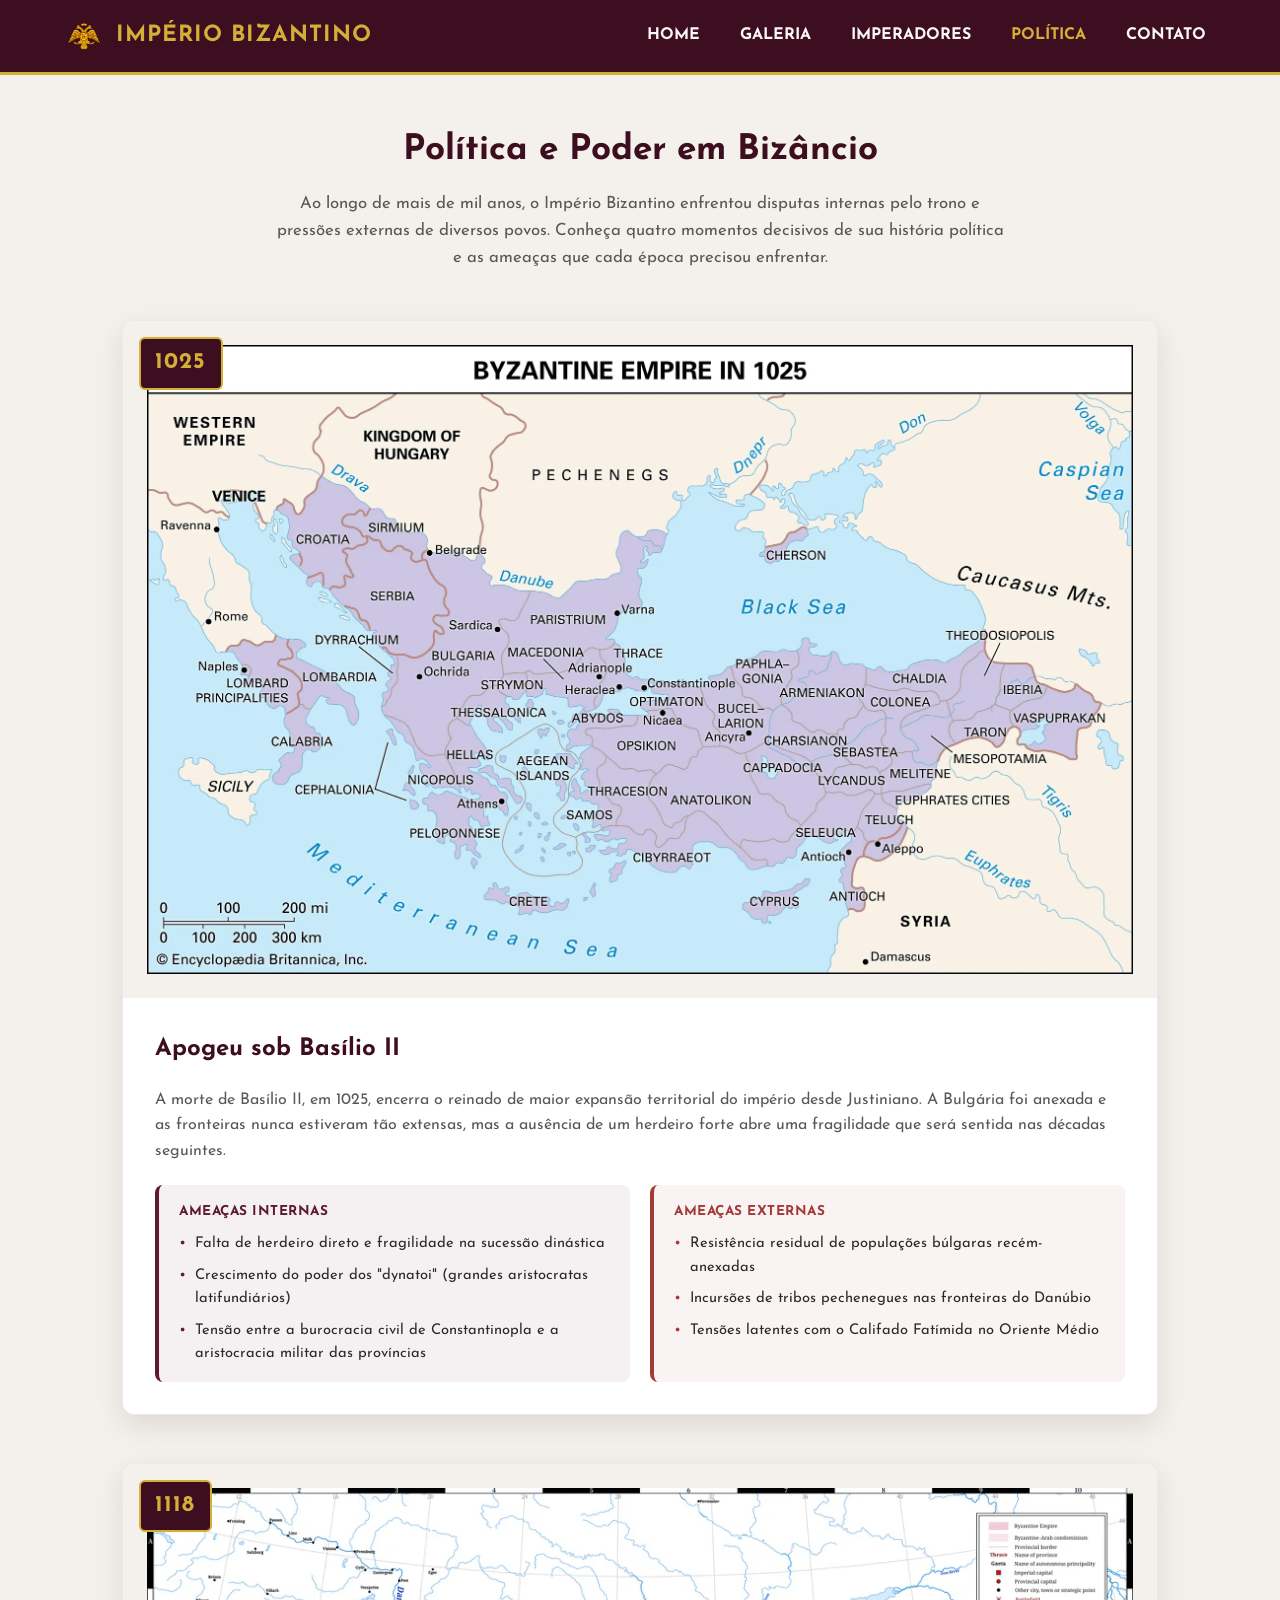
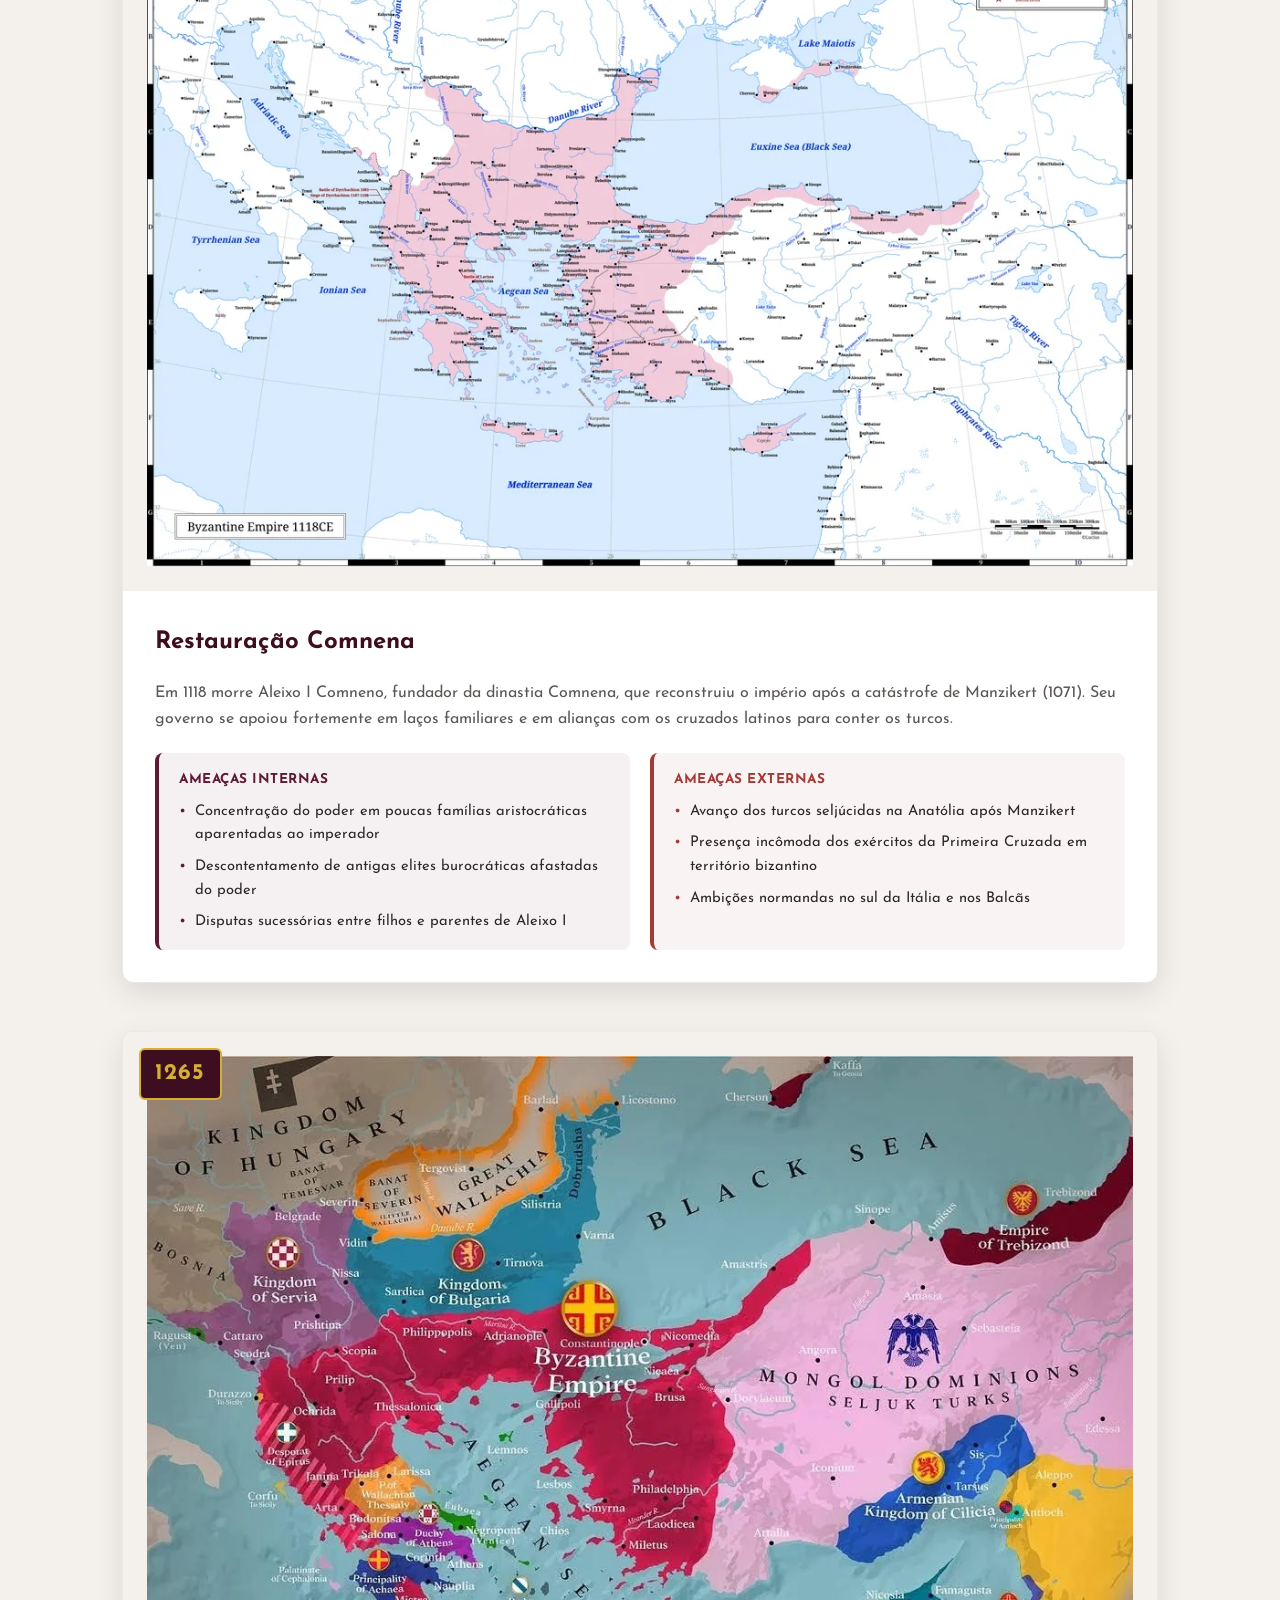
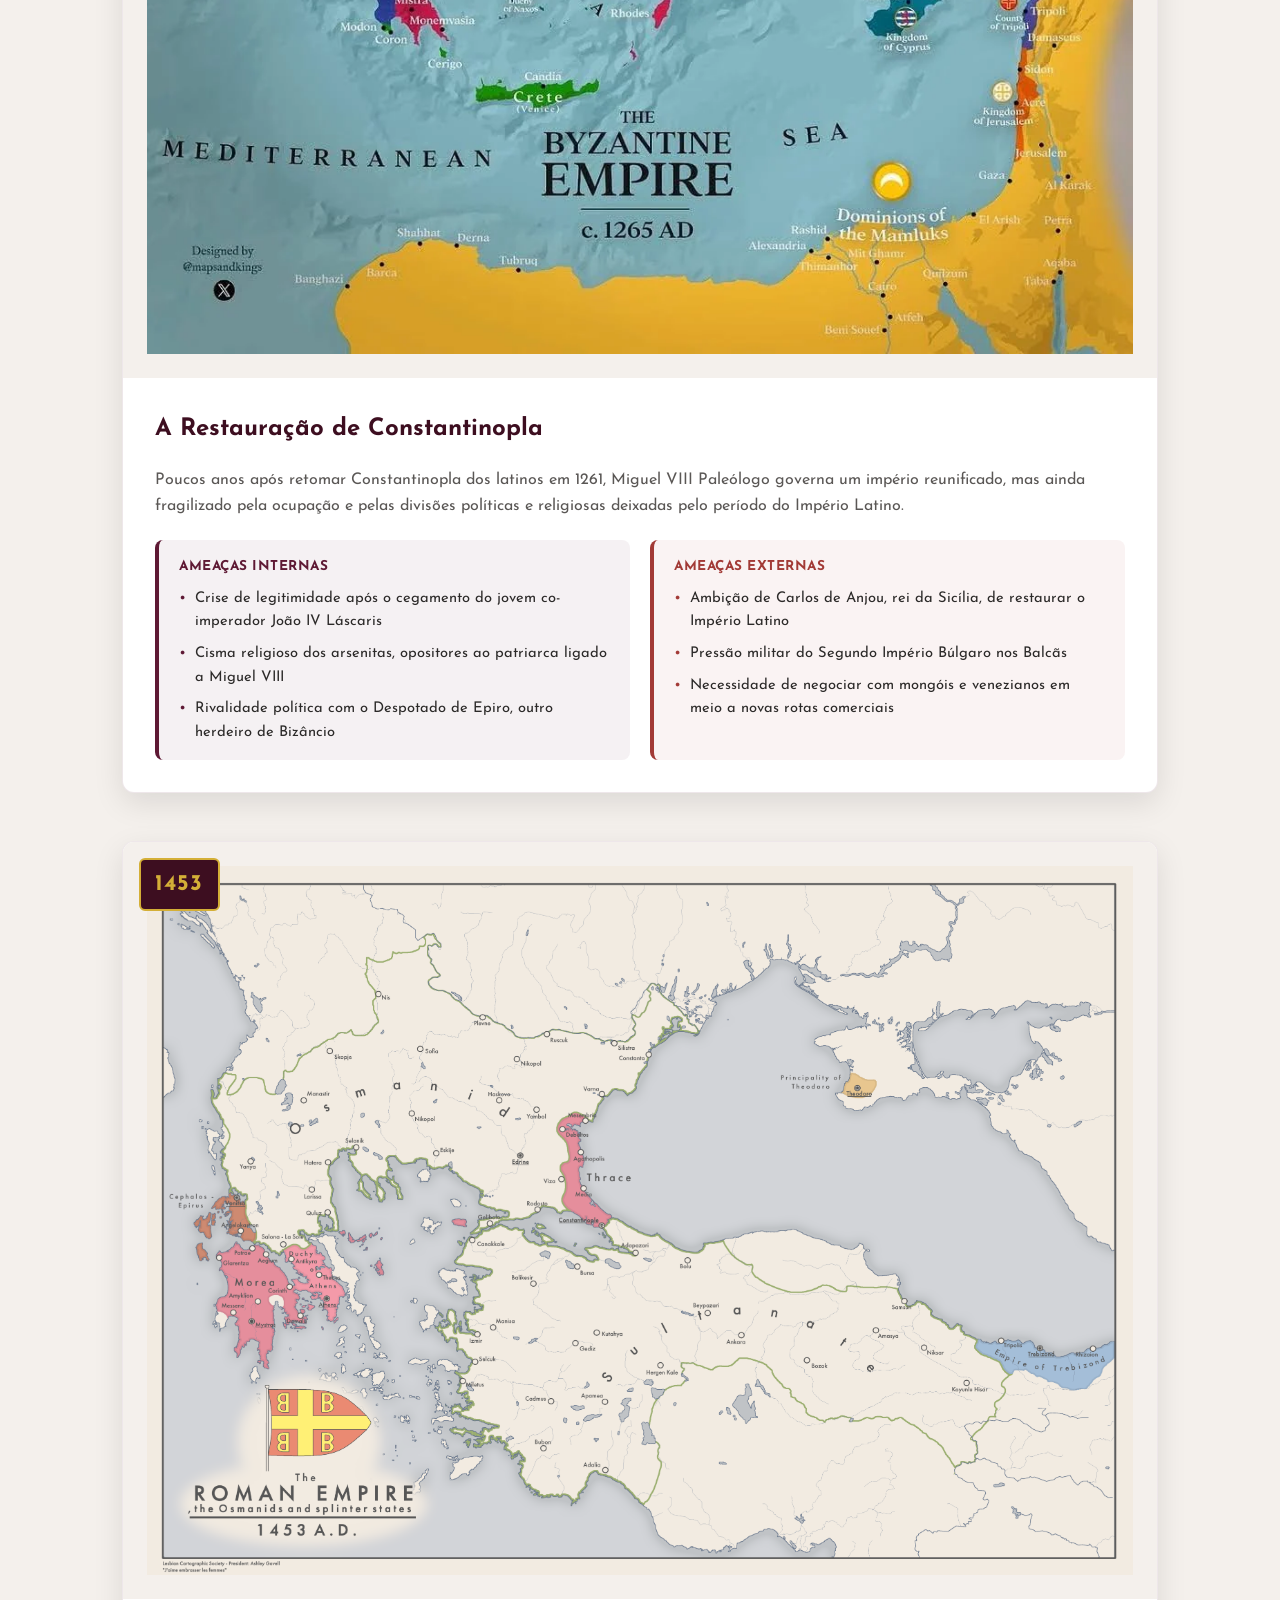
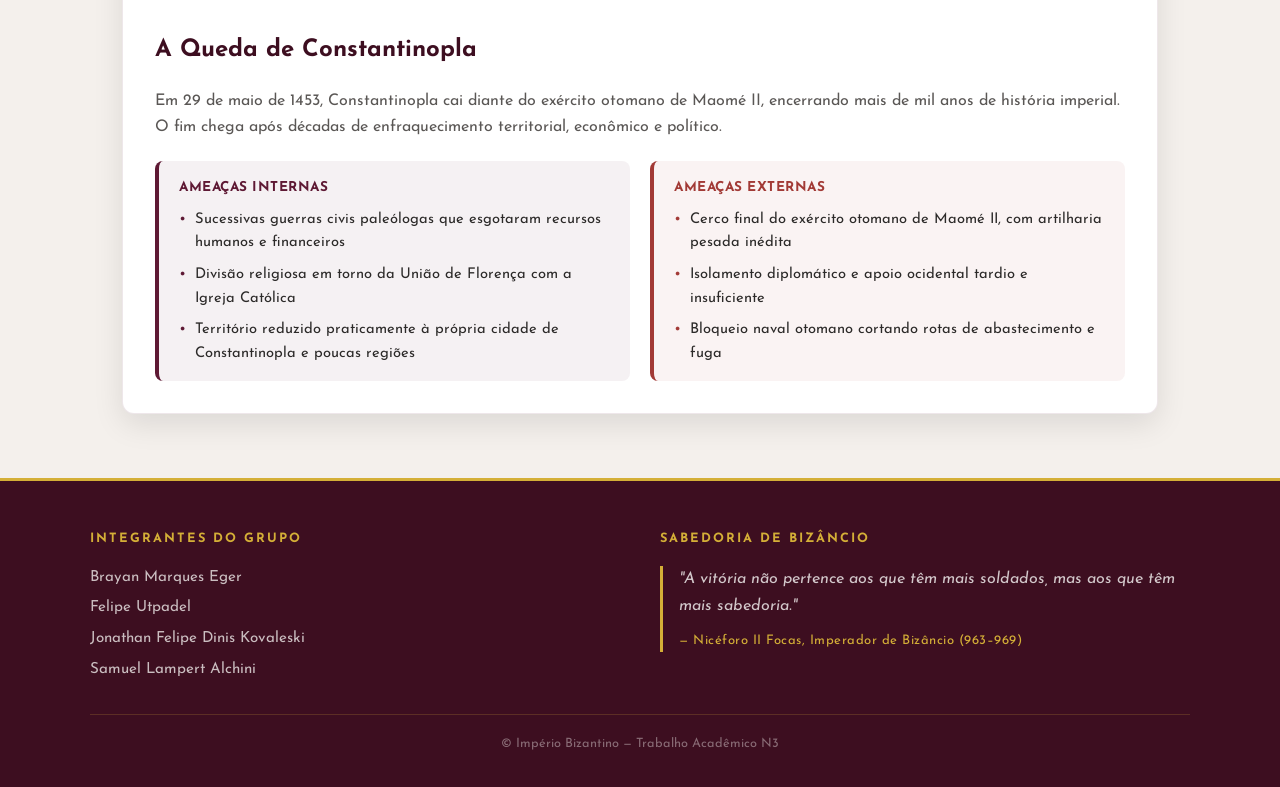
<file: politica.html>
<!DOCTYPE html>
<html lang="pt-br">
<head>
    <meta charset="UTF-8">
    <meta name="description" content="Linha do tempo política do Império Bizantino: do apogeu de Basílio II à queda de Constantinopla em 1453.">
    <meta name="viewport" content="width=device-width, initial-scale=1.0">
    <link rel="stylesheet" href="styles.css">
    <link rel="stylesheet" href="politica.css">
    <link rel="preconnect" href="https://fonts.googleapis.com">
    <link rel="preconnect" href="https://fonts.gstatic.com" crossorigin>
    <link href="https://fonts.googleapis.com/css2?family=Josefin+Sans:wght@400;500;700&display=swap" rel="stylesheet">
    <title>Império Bizantino - Política</title>
</head>
<body>
    <header>
        <a href="index.html" class="logo">
            <img src="img/ByzantineEagle.png" alt="Águia Bizantina">
            <h1>Império Bizantino</h1>
        </a>
        <nav>
            <a href="index.html">Home</a>
            <a href="galeria.html">Galeria</a>
            <a href="imperadores.html">Imperadores</a>
            <a href="politica.html" class="active">Política</a>
            <a href="contato.html">Contato</a>
        </nav>
        <button class="hamburger" id="hamburger" aria-label="Abrir menu" aria-expanded="false">
          <span></span><span></span><span></span>
        </button>
    </header>

    <main>
        <section class="politica-intro">
            <h2 class="politica-intro__title">Política e Poder em Bizâncio</h2>
            <p class="politica-intro__desc">
                Ao longo de mais de mil anos, o Império Bizantino enfrentou disputas internas pelo trono
                e pressões externas de diversos povos. Conheça quatro momentos decisivos de sua história
                política e as ameaças que cada época precisou enfrentar.
            </p>
        </section>

        <section class="timeline">

            
            <article class="era-card">
                <div class="era-card__media">
                    <img src="politicsimg/Byzantine-Empire-1025.webp" alt="Imperador Basílio II em trajes imperiais">
                    <span class="era-card__year">1025</span>
                </div>
                <div class="era-card__body">
                    <h3 class="era-card__title">Apogeu sob Basílio II</h3>
                    <p class="era-card__summary">
                        A morte de Basílio II, em 1025, encerra o reinado de maior expansão territorial
                        do império desde Justiniano. A Bulgária foi anexada e as fronteiras nunca
                        estiveram tão extensas, mas a ausência de um herdeiro forte abre uma fragilidade
                        que será sentida nas décadas seguintes.
                    </p>
                    <div class="ameacas">
                        <div class="ameaca-bloco ameaca-bloco--interna">
                            <h4 class="ameaca-bloco__title">Ameaças Internas</h4>
                            <ul>
                                <li>Falta de herdeiro direto e fragilidade na sucessão dinástica</li>
                                <li>Crescimento do poder dos "dynatoi" (grandes aristocratas latifundiários)</li>
                                <li>Tensão entre a burocracia civil de Constantinopla e a aristocracia militar das províncias</li>
                            </ul>
                        </div>
                        <div class="ameaca-bloco ameaca-bloco--externa">
                            <h4 class="ameaca-bloco__title">Ameaças Externas</h4>
                            <ul>
                                <li>Resistência residual de populações búlgaras recém-anexadas</li>
                                <li>Incursões de tribos pechenegues nas fronteiras do Danúbio</li>
                                <li>Tensões latentes com o Califado Fatímida no Oriente Médio</li>
                            </ul>
                        </div>
                    </div>
                </div>
            </article>

            
            <article class="era-card">
                <div class="era-card__media">
                    <img src="politicsimg/1118.webp" alt="Imperador Aleixo I Comneno">
                    <span class="era-card__year">1118</span>
                </div>
                <div class="era-card__body">
                    <h3 class="era-card__title">Restauração Comnena</h3>
                    <p class="era-card__summary">
                        Em 1118 morre Aleixo I Comneno, fundador da dinastia Comnena, que reconstruiu o
                        império após a catástrofe de Manzikert (1071). Seu governo se apoiou fortemente
                        em laços familiares e em alianças com os cruzados latinos para conter os turcos.
                    </p>
                    <div class="ameacas">
                        <div class="ameaca-bloco ameaca-bloco--interna">
                            <h4 class="ameaca-bloco__title">Ameaças Internas</h4>
                            <ul>
                                <li>Concentração do poder em poucas famílias aristocráticas aparentadas ao imperador</li>
                                <li>Descontentamento de antigas elites burocráticas afastadas do poder</li>
                                <li>Disputas sucessórias entre filhos e parentes de Aleixo I</li>
                            </ul>
                        </div>
                        <div class="ameaca-bloco ameaca-bloco--externa">
                            <h4 class="ameaca-bloco__title">Ameaças Externas</h4>
                            <ul>
                                <li>Avanço dos turcos seljúcidas na Anatólia após Manzikert</li>
                                <li>Presença incômoda dos exércitos da Primeira Cruzada em território bizantino</li>
                                <li>Ambições normandas no sul da Itália e nos Balcãs</li>
                            </ul>
                        </div>
                    </div>
                </div>
            </article>

            
            <article class="era-card">
                <div class="era-card__media">
                    <img src="politicsimg/1265.webp" alt="Imperador Miguel VIII Paleólogo">
                    <span class="era-card__year">1265</span>
                </div>
                <div class="era-card__body">
                    <h3 class="era-card__title">A Restauração de Constantinopla</h3>
                    <p class="era-card__summary">
                        Poucos anos após retomar Constantinopla dos latinos em 1261, Miguel VIII
                        Paleólogo governa um império reunificado, mas ainda fragilizado pela ocupação
                        e pelas divisões políticas e religiosas deixadas pelo período do Império Latino.
                    </p>
                    <div class="ameacas">
                        <div class="ameaca-bloco ameaca-bloco--interna">
                            <h4 class="ameaca-bloco__title">Ameaças Internas</h4>
                            <ul>
                                <li>Crise de legitimidade após o cegamento do jovem co-imperador João IV Láscaris</li>
                                <li>Cisma religioso dos arsenitas, opositores ao patriarca ligado a Miguel VIII</li>
                                <li>Rivalidade política com o Despotado de Epiro, outro herdeiro de Bizâncio</li>
                            </ul>
                        </div>
                        <div class="ameaca-bloco ameaca-bloco--externa">
                            <h4 class="ameaca-bloco__title">Ameaças Externas</h4>
                            <ul>
                                <li>Ambição de Carlos de Anjou, rei da Sicília, de restaurar o Império Latino</li>
                                <li>Pressão militar do Segundo Império Búlgaro nos Balcãs</li>
                                <li>Necessidade de negociar com mongóis e venezianos em meio a novas rotas comerciais</li>
                            </ul>
                        </div>
                    </div>
                </div>
            </article>

            
            <article class="era-card">
                <div class="era-card__media">
                    <img src="politicsimg/1453.png" alt="Queda de Constantinopla em 1453">
                    <span class="era-card__year">1453</span>
                </div>
                <div class="era-card__body">
                    <h3 class="era-card__title">A Queda de Constantinopla</h3>
                    <p class="era-card__summary">
                        Em 29 de maio de 1453, Constantinopla cai diante do exército otomano de Maomé II,
                        encerrando mais de mil anos de história imperial. O fim chega após décadas de
                        enfraquecimento territorial, econômico e político.
                    </p>
                    <div class="ameacas">
                        <div class="ameaca-bloco ameaca-bloco--interna">
                            <h4 class="ameaca-bloco__title">Ameaças Internas</h4>
                            <ul>
                                <li>Sucessivas guerras civis paleólogas que esgotaram recursos humanos e financeiros</li>
                                <li>Divisão religiosa em torno da União de Florença com a Igreja Católica</li>
                                <li>Território reduzido praticamente à própria cidade de Constantinopla e poucas regiões</li>
                            </ul>
                        </div>
                        <div class="ameaca-bloco ameaca-bloco--externa">
                            <h4 class="ameaca-bloco__title">Ameaças Externas</h4>
                            <ul>
                                <li>Cerco final do exército otomano de Maomé II, com artilharia pesada inédita</li>
                                <li>Isolamento diplomático e apoio ocidental tardio e insuficiente</li>
                                <li>Bloqueio naval otomano cortando rotas de abastecimento e fuga</li>
                            </ul>
                        </div>
                    </div>
                </div>
            </article>

        </section>
    </main>
  <footer>
    <div class="footer-inner">
      <div class="footer-section">
        <h3 class="footer-section__title">Integrantes do Grupo</h3>
        <ul class="footer-names">
          <li>Brayan Marques Eger</li>
          <li>Felipe Utpadel</li>
          <li>Jonathan Felipe Dinis Kovaleski</li>
          <li>Samuel Lampert Alchini</li>
        </ul>
      </div>
      <div class="footer-section">
        <h3 class="footer-section__title">Sabedoria de Bizâncio</h3>
        <blockquote class="footer-quote">
          "A vitória não pertence aos que têm mais soldados, mas aos que têm mais sabedoria."
          <cite>— Nicéforo II Focas, Imperador de Bizâncio (963–969)</cite>
        </blockquote>
      </div>
    </div>
    <p class="footer-bottom">© Império Bizantino — Trabalho Acadêmico N3</p>
  </footer>
  <script>
    const hamburger = document.getElementById("hamburger");
    const nav = document.querySelector("header nav");
    hamburger.addEventListener("click", () => {
      const isOpen = nav.classList.toggle("open");
      hamburger.classList.toggle("open", isOpen);
      hamburger.setAttribute("aria-expanded", isOpen);
      document.body.classList.toggle("no-scroll", isOpen);
    });
    nav.querySelectorAll("a").forEach(link => {
      link.addEventListener("click", () => {
        nav.classList.remove("open");
        hamburger.classList.remove("open");
        hamburger.setAttribute("aria-expanded", "false");
        document.body.classList.remove("no-scroll");
      });
    });
  </script>
</body>
</html>
</file>
<file: styles.css>
:root {
  --color-primary: #5E1934; 
  --color-primary-light: #832A4D;
  --color-primary-dark: #3D0E20;
  --color-accent: #D4AF37;
  --color-accent-light: #E5C768;
  --color-secondary: #1F305E;
  --color-terracotta: #A23A36;
  --bg-primary: #F4F0EC; 
  --bg-surface: #FFFFFF;
  --bg-dark: #1A181C;
  --text-primary: #2C2A29;
  --text-secondary: #5A5755;
  --text-inverse: #F9F8F6;
}


* {
  box-sizing: border-box;
  margin: 0;
  padding: 0;
}

body {
  font-family: 'Josefin Sans', sans-serif;
  background-color: var(--bg-primary);
  color: var(--text-primary);
  line-height: 1.6;
  min-height: 100vh;
  display: flex;
  flex-direction: column;
}


header {
  background-color: var(--color-primary-dark);
  border-bottom: 3px solid var(--color-accent);
  display: flex;
  justify-content: space-between;
  align-items: center;
  padding: 1rem 5%;
  position: sticky;
  top: 0;
  z-index: 1000;
}

header .logo {
  display: flex;
  align-items: center;
  gap: 12px;
  text-decoration: none;
  color: var(--color-accent);
}

header .logo img {
  width: 40px;
  height: 40px;
}

header .logo h1 {
  font-size: 1.4rem;
  font-weight: 700;
  text-transform: uppercase;
  letter-spacing: 1px;
}

header nav {
  display: flex;
  gap: 20px;
}

header nav a {
  color: var(--text-inverse);
  text-decoration: none;
  font-size: 1rem;
  font-weight: 700;
  text-transform: uppercase;
  padding: 5px 10px;
  transition: color 0.2s ease;
}

header nav a:hover, header nav a.active {
  color: var(--color-accent);
}

@media (max-width: 600px) {
  header {
    flex-direction: column;
    gap: 15px;
    padding: 1rem;
  }
}



.btn {
  display: inline-block;
  text-decoration: none;
  font-size: 1rem;
  font-weight: 700;
  text-transform: uppercase;
  letter-spacing: 1px;
  padding: 0.8rem 1.8rem;
  border-radius: 4px;
  transition: all 0.3s ease;
  cursor: pointer;
}

.btn--primary {
  background-color: var(--color-accent);
  color: var(--color-primary-dark);
  border: 2px solid var(--color-accent);
}

.btn--primary:hover {
  background-color: var(--color-accent-light);
  border-color: var(--color-accent-light);
  transform: translateY(-2px);
  box-shadow: 0 5px 15px rgba(212, 175, 55, 0.4);
}

.btn--outline {
  background-color: transparent;
  color: var(--color-accent);
  border: 2px solid var(--color-accent);
}

.btn--outline:hover {
  background-color: var(--color-accent);
  color: var(--color-primary-dark);
  transform: translateY(-2px);
  box-shadow: 0 5px 15px rgba(212, 175, 55, 0.3);
}

@media (max-width: 768px) {
  .hero {
    padding: 2rem 1.5rem;
  }
  .hero__title {
    font-size: 2.2rem;
  }
  .hero__desc {
    font-size: 1rem;
  }
}


.contato-container {
  flex: 1;
  display: flex;
  align-items: center;
  justify-content: center;
  padding: 4rem 2rem;
  background-color: var(--bg-primary);
}

.contato-card {
  background-color: var(--bg-surface);
  border-radius: 12px;
  box-shadow: 0 10px 30px rgba(0, 0, 0, 0.1);
  border: 1px solid rgba(94, 25, 52, 0.1);
  width: 100%;
  max-width: 550px;
  padding: 2.5rem;
}

.contato-card__title {
  color: var(--color-primary-dark);
  font-size: 1.8rem;
  margin-bottom: 0.5rem;
  text-align: center;
  font-weight: 700;
}

.contato-card__subtitle {
  color: var(--text-secondary);
  text-align: center;
  margin-bottom: 2rem;
  font-size: 1rem;
}

.form-group {
  margin-bottom: 1.5rem;
  display: flex;
  flex-direction: column;
  gap: 0.5rem;
}

.form-label {
  font-size: 0.9rem;
  font-weight: 700;
  color: var(--color-primary-dark);
  text-transform: uppercase;
  letter-spacing: 0.5px;
}

.form-input {
  font-family: inherit;
  font-size: 1rem;
  padding: 0.75rem 1rem;
  border: 2px solid rgba(94, 25, 52, 0.15);
  border-radius: 6px;
  background-color: var(--bg-primary);
  color: var(--text-primary);
  transition: all 0.3s ease;
}

.form-input:focus {
  outline: none;
  border-color: var(--color-accent);
  background-color: var(--bg-surface);
  box-shadow: 0 0 0 4px rgba(212, 175, 55, 0.15);
}

.form-error {
  color: var(--color-terracotta);
  font-size: 0.85rem;
  font-weight: 500;
  display: none;
  margin-top: 0.25rem;
}

.form-error.active {
  display: block;
}

.btn-submit {
  width: 100%;
  padding: 0.9rem;
  font-size: 1.05rem;
  background-color: var(--color-primary);
  color: var(--text-inverse);
  border: none;
  border-radius: 6px;
  cursor: pointer;
  font-weight: 700;
  text-transform: uppercase;
  letter-spacing: 1px;
  transition: all 0.3s ease;
  box-shadow: 0 4px 10px rgba(94, 25, 52, 0.2);
}

.btn-submit:hover {
  background-color: var(--color-primary-light);
  transform: translateY(-2px);
  box-shadow: 0 6px 15px rgba(94, 25, 52, 0.3);
}


.feedback-overlay {
  position: fixed;
  top: 0;
  left: 0;
  width: 100%;
  height: 100%;
  background-color: rgba(26, 24, 28, 0.85);
  backdrop-filter: blur(8px);
  display: none;
  align-items: center;
  justify-content: center;
  z-index: 2000;
  opacity: 0;
  transition: opacity 0.4s ease;
}

.feedback-overlay.active {
  display: flex;
  opacity: 1;
}

.feedback-card {
  background-color: var(--bg-surface);
  border-radius: 12px;
  padding: 3rem 2rem;
  max-width: 450px;
  width: 90%;
  text-align: center;
  box-shadow: 0 20px 50px rgba(0, 0, 0, 0.3);
  border: 2px solid var(--color-accent);
  transform: scale(0.8);
  transition: transform 0.4s cubic-bezier(0.175, 0.885, 0.32, 1.275);
}

.feedback-overlay.active .feedback-card {
  transform: scale(1);
}

.feedback-icon {
  width: 70px;
  height: 70px;
  margin: 0 auto 1.5rem;
  background-color: rgba(212, 175, 55, 0.1);
  border-radius: 50%;
  display: flex;
  align-items: center;
  justify-content: center;
  color: var(--color-accent);
  font-size: 2.2rem;
  border: 2px solid var(--color-accent);
}

.feedback-title {
  color: var(--color-primary-dark);
  font-size: 1.8rem;
  margin-bottom: 1rem;
  font-weight: 700;
}

.feedback-message {
  color: var(--text-secondary);
  font-size: 1.05rem;
  margin-bottom: 2rem;
  line-height: 1.6;
}



body.no-scroll {
  overflow: hidden;
}


.hamburger {
  display: none;
  flex-direction: column;
  justify-content: center;
  gap: 5px;
  background: none;
  border: none;
  cursor: pointer;
  padding: 6px;
  z-index: 1100;
}

.hamburger span {
  display: block;
  width: 26px;
  height: 2px;
  background-color: var(--color-accent);
  border-radius: 2px;
  transition: transform 0.35s ease, opacity 0.25s ease;
  transform-origin: center;
}

.hamburger.open span:nth-child(1) {
  transform: translateY(7px) rotate(45deg);
}
.hamburger.open span:nth-child(2) {
  opacity: 0;
  transform: scaleX(0);
}
.hamburger.open span:nth-child(3) {
  transform: translateY(-7px) rotate(-45deg);
}

@media (max-width: 700px) {
  header {
    position: relative;
  }

  .hamburger {
    display: flex;
    position: absolute;
    top: 1.2rem;
    right: 1.2rem;
    z-index: 1200;
  }

  header nav {
    display: none;
    position: fixed;
    top: 0;
    left: 0;
    width: 100%;
    height: 100vh;
    background-color: var(--color-primary-dark);
    flex-direction: column;
    align-items: center;
    justify-content: center;
    gap: 0;
    z-index: 1100;
  }

  header nav.open {
    display: flex;
  }

  header nav a {
    opacity: 0;
    transform: translateX(-40px);
    font-size: 1.6rem;
    padding: 1.2rem 2rem;
    width: 100%;
    text-align: center;
    border-bottom: 1px solid rgba(212, 175, 55, 0.15);
    transition: color 0.2s ease;
  }

  header nav.open a:nth-child(1) { animation: slideIn 0.35s 0.05s forwards; }
  header nav.open a:nth-child(2) { animation: slideIn 0.35s 0.15s forwards; }
  header nav.open a:nth-child(3) { animation: slideIn 0.35s 0.25s forwards; }
  header nav.open a:nth-child(4) { animation: slideIn 0.35s 0.35s forwards; }
}

@keyframes slideIn {
  to {
    opacity: 1;
    transform: translateX(0);
  }
}


footer {
  background-color: var(--color-primary-dark);
  border-top: 3px solid var(--color-accent);
  color: var(--text-inverse);
  padding: 3rem 5% 2rem;
  margin-top: auto;
}

.footer-inner {
  max-width: 1100px;
  margin: 0 auto;
  display: grid;
  grid-template-columns: 1fr 1fr;
  gap: 2.5rem;
}

.footer-section__title {
  color: var(--color-accent);
  font-size: 0.8rem;
  font-weight: 700;
  text-transform: uppercase;
  letter-spacing: 2px;
  margin-bottom: 1rem;
}

.footer-names {
  list-style: none;
  display: flex;
  flex-direction: column;
  gap: 0.4rem;
}

.footer-names li {
  font-size: 0.95rem;
  color: rgba(249, 248, 246, 0.75);
}

.footer-quote {
  font-size: 1rem;
  line-height: 1.7;
  color: rgba(249, 248, 246, 0.8);
  font-style: italic;
  border-left: 3px solid var(--color-accent);
  padding-left: 1rem;
}

.footer-quote cite {
  display: block;
  margin-top: 0.6rem;
  font-style: normal;
  font-size: 0.82rem;
  color: var(--color-accent);
  letter-spacing: 0.5px;
}

.footer-bottom {
  max-width: 1100px;
  margin: 2rem auto 0;
  padding-top: 1.2rem;
  border-top: 1px solid rgba(212, 175, 55, 0.2);
  text-align: center;
  font-size: 0.8rem;
  color: rgba(249, 248, 246, 0.4);
}

@media (max-width: 600px) {
  .footer-inner {
    grid-template-columns: 1fr;
    gap: 2rem;
  }
}
</file>
<file: sobre.css>
main {
    width: 100%;
}

.intro {
    max-width: 1000px;
    margin: 4rem auto;
    text-align: center;
    padding: 0 2rem;
}

.intro img {
    width: 180px;
    margin-bottom: 2rem;
}

.intro p {
    font-size: 1.15rem;
    line-height: 1.8;
    color: var(--text-secondary);
}

.card-apresentacao {
    max-width: 1200px;
    margin: 0 auto 5rem;
    padding: 2rem;
    display: flex;
    gap: 3rem;
    align-items: center;
}

.card-apresentacao img {
    width: 100%;
    border-radius: 10px;
    box-shadow: 0 10px 25px rgba(0,0,0,.15);
}

.card-apresentacao .imagem,
.card-apresentacao .texto {
    flex: 1;
}

.card-apresentacao h2 {
    color: var(--color-primary);
    margin-bottom: 1rem;
}

.titulo-secao {
    text-align: center;
    margin-bottom: 3rem;
}

.titulo-secao h2 {
    color: var(--color-primary-dark);
    font-size: 2rem;
}

.inovacao {
    max-width: 1200px;
    margin: 0 auto 4rem;
    padding: 0 2rem;

    display: flex;
    align-items: center;
    gap: 3rem;
}

.inovacao img {
    width: 420px;
    border-radius: 10px;
    box-shadow: 0 10px 25px rgba(0,0,0,.15);
}

.inovacao .texto {
    flex: 1;
}

.inovacao h3 {
    color: var(--color-primary);
    margin-bottom: 1rem;
    font-size: 1.7rem;
}

.invertida {
    flex-direction: row;
}

.queda {
    max-width: 1000px;
    margin: 5rem auto;
    text-align: center;
    padding: 0 2rem 4rem;
}

.queda img {
    width: 100%;
    max-width: 800px;
    border-radius: 12px;
    margin-bottom: 2rem;
    box-shadow: 0 10px 25px rgba(0,0,0,.15);
}

.queda p {
    margin-bottom: 1.5rem;
    font-size: 1.1rem;
    color: var(--text-secondary);
}

@media(max-width: 768px){

    .card-apresentacao,
    .inovacao,
    .invertida {
        flex-direction: column;
    }

    .inovacao img {
        width: 100%;
    }

    .intro img {
        width: 140px;
    }
}
</file>
<file: galeria.css>
.galeria {
  display: grid;
  grid-template-columns: repeat(auto-fill, minmax(560px, 1fr));
  gap: 2rem;
  padding: 3rem 2rem;
  margin: 0 auto;
}

.galeria-item {
  width: 100%;
  aspect-ratio:  3 / 2;
  object-fit: cover;
  border-radius: 8px;
  box-shadow: 0 10px 25px rgba(0, 0, 0, 0.15);
  border: 2px solid transparent;
  cursor: pointer;
  transition: transform 0.5s cubic-bezier(0.165, 0.84, 0.44, 1), 
              box-shadow 0.5s ease, 
              border-color 0.5s ease;
}

.galeria-item:hover {
  transform: translateY(-8px) scale(1.04);
  box-shadow: 0 20px 35px rgba(94, 25, 52, 0.25); 
  border-color: var(--color-accent);
}


@media (max-width: 768px) {
  .galeria {
    grid-template-columns: repeat(auto-fill, minmax(440px, 1fr));
    padding: 2rem 1rem;
    gap: 1.5rem;
  }
}

@media (max-width: 480px) {
  .galeria {
    grid-template-columns: 1fr;
    padding: 1.5rem 1rem;
    gap: 1.25rem;
  }
}
</file>
<file: imperadores.css>
.imperadores-intro {
  max-width: 800px;
  margin: 0 auto;
  text-align: center;
  padding: 3.5rem 2rem 1rem;
}

.imperadores-intro__title {
  color: var(--color-primary-dark);
  font-size: 2.2rem;
  font-weight: 700;
  margin-bottom: 0.75rem;
}

.imperadores-intro__desc {
  color: var(--text-secondary);
  font-size: 1.05rem;
  line-height: 1.7;
}

/* Seção de cada imperador */
.imperador-secao {
  max-width: 1300px;
  margin: 0 auto 5rem;
  padding: 0 2rem;
  display: flex;
  align-items: center;
  gap: 4rem;
}


/* Imagem */
.imperador-imagem {
  flex: 0 0 480px;
}

.imperador-imagem img {
  width: 100%;
  border-radius: 12px;
  box-shadow: 0 16px 40px rgba(0, 0, 0, 0.18);
  display: block;
}

/* Texto */
.imperador-texto {
  flex: 1;
  display: flex;
  flex-direction: column;
  gap: 0.6rem;
}

.imperador-periodo {
  display: inline-block;
  background-color: var(--color-primary-dark);
  border: 2px solid var(--color-accent);
  color: var(--color-accent);
  font-size: 0.9rem;
  font-weight: 700;
  letter-spacing: 1.5px;
  padding: 0.3rem 0.85rem;
  border-radius: 6px;
  align-self: flex-start;
  margin-bottom: 0.25rem;
}

.imperador-nome {
  color: var(--color-primary-dark);
  font-size: 2.1rem;
  font-weight: 700;
  line-height: 1.15;
  margin: 0;
}

.imperador-epiteto {
  color: var(--color-accent);
  font-size: 0.92rem;
  font-weight: 700;
  text-transform: uppercase;
  letter-spacing: 1.5px;
}

.imperador-divider {
  height: 3px;
  width: 55px;
  background-color: var(--color-accent);
  border-radius: 2px;
  margin: 0.5rem 0 0.75rem;
}

.imperador-texto p {
  color: var(--text-secondary);
  font-size: 1.05rem;
  line-height: 1.75;
}

/* Tags */
.imperador-tags {
  display: flex;
  flex-wrap: wrap;
  gap: 0.5rem;
  margin-top: 0.75rem;
}

.tag {
  font-size: 0.78rem;
  font-weight: 700;
  text-transform: uppercase;
  letter-spacing: 0.5px;
  padding: 0.3rem 0.8rem;
  border-radius: 20px;
}

.tag--militar {
  background-color: rgba(94, 25, 52, 0.08);
  color: var(--color-primary);
  border: 1px solid rgba(94, 25, 52, 0.25);
}

.tag--economico {
  background-color: rgba(212, 175, 55, 0.12);
  color: #7a6000;
  border: 1px solid rgba(212, 175, 55, 0.4);
}

.tag--diplomatico {
  background-color: rgba(31, 48, 94, 0.08);
  color: var(--color-secondary);
  border: 1px solid rgba(31, 48, 94, 0.25);
}

.tag--dinastia {
  background-color: rgba(94, 25, 52, 0.05);
  color: var(--color-primary-light);
  border: 1px solid rgba(94, 25, 52, 0.2);
}

.tag--queda {
  background-color: rgba(162, 58, 54, 0.08);
  color: var(--color-terracotta);
  border: 1px solid rgba(162, 58, 54, 0.3);
}

/* Responsivo */
@media (max-width: 1000px) {
  .imperador-imagem {
    flex: 0 0 380px;
  }

  .imperador-nome {
    font-size: 1.8rem;
  }
}

@media (max-width: 768px) {
  .imperador-secao,
  .imperador-secao--invertida {
    flex-direction: column;
    gap: 2rem;
    margin-bottom: 3.5rem;
  }

  .imperador-imagem {
    flex: unset;
    width: 100%;
  }

  .imperador-nome {
    font-size: 1.6rem;
  }
}

@media (max-width: 480px) {
  .imperadores-intro {
    padding: 2rem 1.25rem 0.5rem;
  }

  .imperador-secao {
    padding: 0 1.25rem;
    margin-bottom: 3rem;
  }
}
</file>
<file: politica.css>
.politica-intro {
  max-width: 800px;
  margin: 0 auto;
  text-align: center;
  padding: 3rem 2rem 1rem;
}

.politica-intro__title {
  color: var(--color-primary-dark);
  font-size: 2.2rem;
  font-weight: 700;
  margin-bottom: 0.75rem;
}

.politica-intro__desc {
  color: var(--text-secondary);
  font-size: 1.05rem;
}

.timeline {
  max-width: 1100px;
  margin: 0 auto;
  padding: 2rem 2rem 4rem;
  display: flex;
  flex-direction: column;
  gap: 3rem;
}

.era-card {
  background-color: var(--bg-surface);
  border-radius: 12px;
  box-shadow: 0 10px 30px rgba(0, 0, 0, 0.1);
  border: 1px solid rgba(94, 25, 52, 0.1);
  overflow: hidden;
  display: flex;
  flex-direction: column;
}

.era-card__media {
  position: relative;
  background-color: var(--bg-primary);
  display: flex;
  align-items: center;
  justify-content: center;
  padding: 1.5rem;
  min-height: 420px;
}

.era-card__media img {
  width: 100%;
  height: 100%;
  object-fit: contain;
  display: block;
}

.era-card__year {
  position: absolute;
  top: 1rem;
  left: 1rem;
  background-color: var(--color-primary-dark);
  border: 2px solid var(--color-accent);
  color: var(--color-accent);
  font-weight: 700;
  font-size: 1.4rem;
  letter-spacing: 1px;
  padding: 0.4rem 0.9rem;
  border-radius: 6px;
}

.era-card__body {
  padding: 2rem;
  display: flex;
  flex-direction: column;
  gap: 1.25rem;
}

.era-card__title {
  color: var(--color-primary-dark);
  font-size: 1.5rem;
  font-weight: 700;
}

.era-card__summary {
  color: var(--text-secondary);
  font-size: 1rem;
}

.ameacas {
  display: grid;
  grid-template-columns: 1fr 1fr;
  gap: 1.25rem;
}

.ameaca-bloco {
  border-radius: 8px;
  padding: 1rem 1.25rem;
}

.ameaca-bloco--interna {
  background-color: rgba(94, 25, 52, 0.06);
  border-left: 4px solid var(--color-primary);
}

.ameaca-bloco--externa {
  background-color: rgba(162, 58, 54, 0.06);
  border-left: 4px solid var(--color-terracotta);
}

.ameaca-bloco__title {
  font-size: 0.85rem;
  font-weight: 700;
  text-transform: uppercase;
  letter-spacing: 0.5px;
  margin-bottom: 0.6rem;
}

.ameaca-bloco--interna .ameaca-bloco__title {
  color: var(--color-primary);
}

.ameaca-bloco--externa .ameaca-bloco__title {
  color: var(--color-terracotta);
}

.ameaca-bloco ul {
  list-style: none;
  display: flex;
  flex-direction: column;
  gap: 0.5rem;
}

.ameaca-bloco li {
  font-size: 0.92rem;
  color: var(--text-primary);
  padding-left: 1rem;
  position: relative;
}

.ameaca-bloco--interna li::before {
  content: "•";
  color: var(--color-primary);
  position: absolute;
  left: 0;
}

.ameaca-bloco--externa li::before {
  content: "•";
  color: var(--color-terracotta);
  position: absolute;
  left: 0;
}


@media (max-width: 900px) {
  .era-card__media {
    min-height: 280px;
    padding: 1rem;
  }
  .era-card__body {
    padding: 1.5rem;
  }
  .ameacas {
    grid-template-columns: 1fr;
  }
}

@media (max-width: 480px) {
  .politica-intro {
    padding: 2rem 1.25rem 0.5rem;
  }
  .timeline {
    padding: 1.5rem 1.25rem 3rem;
    gap: 2rem;
  }
}
</file>
